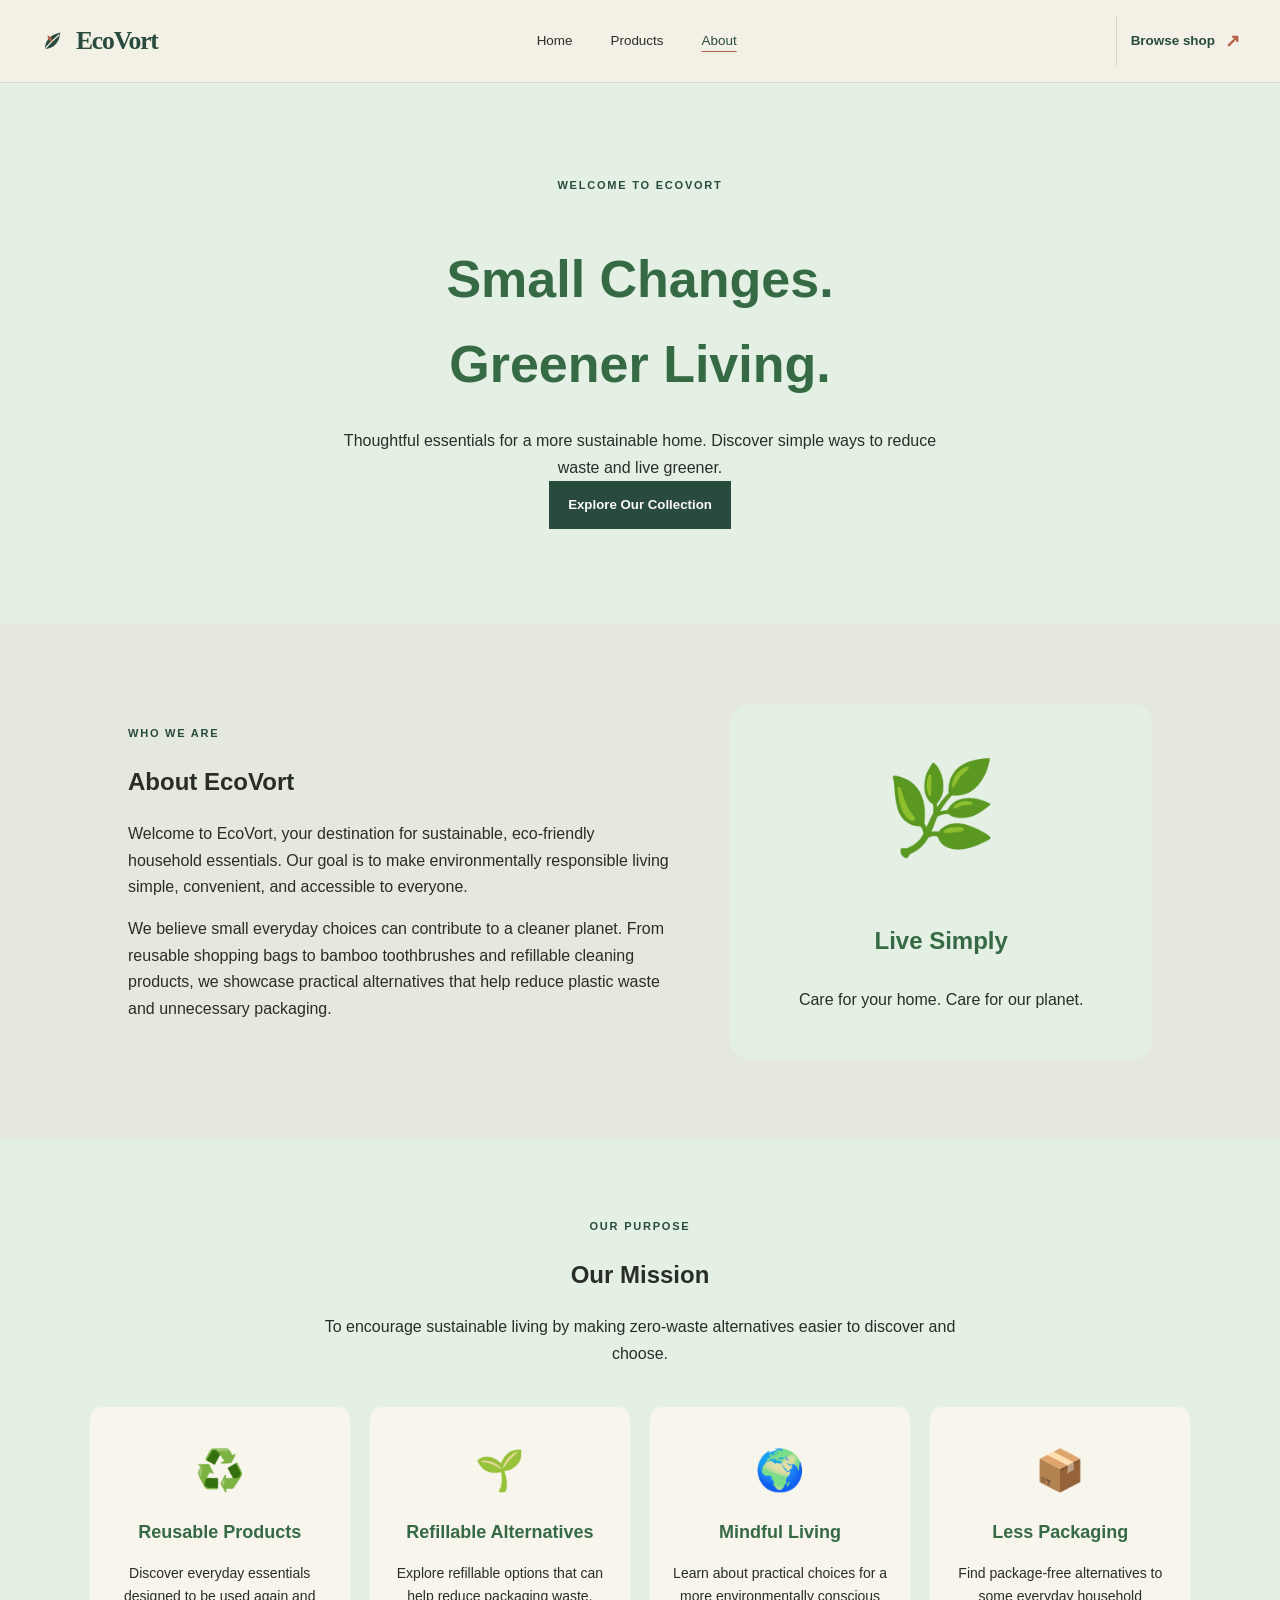
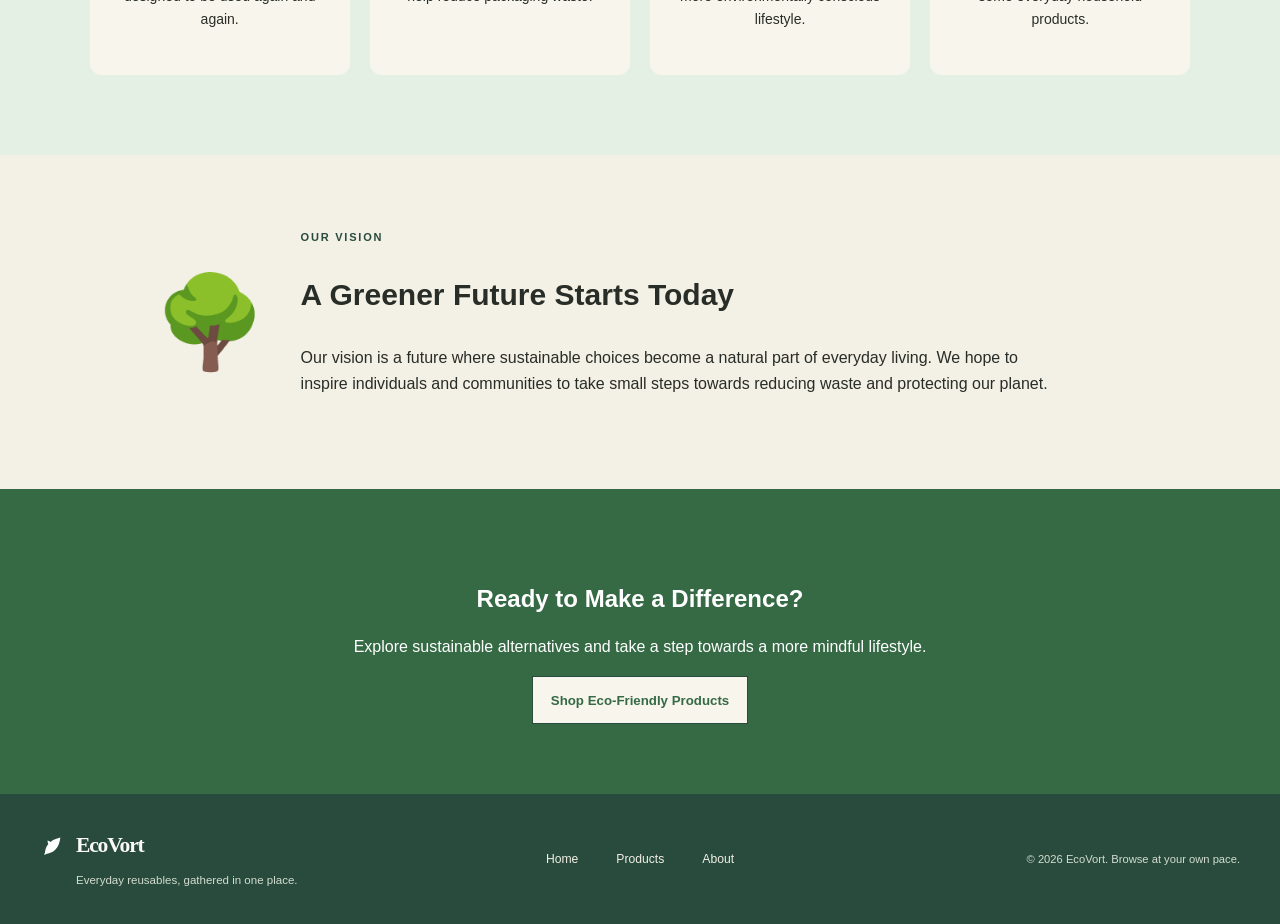
<file: about.html>
<!DOCTYPE html>
<html lang="en">
<head>
    <meta charset="UTF-8">
    <meta name="viewport" content="width=device-width, initial-scale=1.0">
    <meta name="description" content="Learn about EcoVort, a catalogue of reusable everyday essentials for home and on the go.">
    <meta name="theme-color" content="#f3f0e5">
    <title>About EcoVort | Everyday Reusables</title>
    <link rel="stylesheet" href="css/style.css">
    <link rel="stylesheet" href="css/about.css">
    <link rel="icon" type="image/svg+xml" href="assets/ecovort-logo.svg">
</head>
<body>
    <a class="skip-link" href="#main-content">Skip to content</a>
    <header class="site-header">
        <div class="container header-content">
            <a class="brand" href="index.html#home" aria-label="EcoVort home">
                <img class="brand-mark" src="assets/ecovort-logo.svg" alt="">
                <span>EcoVort</span>
            </a>
            <nav class="main-nav" aria-label="Main navigation">
                <a href="index.html#home">Home</a>
                <a href="product.html">Products</a>
                <a href="about.html" aria-current="page">About</a>
            </nav>
            <a class="shop-link" href="product.html#products">Browse shop <span aria-hidden="true">↗</span></a>
        </div>
    </header>

 <!-- Hero Section -->
<section class="about-hero">
    <p class="eyebrow">WELCOME TO ECOVORT</p>
    <h1>Small Changes.<br>Greener Living.</h1>
    <p>
        Thoughtful essentials for a more sustainable home.
        Discover simple ways to reduce waste and live greener.
    </p>
    <a href="index.html#shop" class="button">Explore Our Collection</a>
</section>

<!-- About Section -->
<section class="about-section">
    <div class="about-text">
        <p class="eyebrow">WHO WE ARE</p>
        <h2>About EcoVort</h2>
        <p>
            Welcome to EcoVort, your destination for sustainable,
            eco-friendly household essentials. Our goal is to make
            environmentally responsible living simple, convenient,
            and accessible to everyone.
        </p>
        <p>
            We believe small everyday choices can contribute to a
            cleaner planet. From reusable shopping bags to bamboo
            toothbrushes and refillable cleaning products, we
            showcase practical alternatives that help reduce
            plastic waste and unnecessary packaging.
        </p>
    </div>

    <div class="about-illustration">
        <span class="big-leaf">🌿</span>
        <h3>Live Simply</h3>
        <p>Care for your home. Care for our planet.</p>
    </div>
</section>

<!-- Mission Section -->
<section class="mission-section">
    <p class="eyebrow">OUR PURPOSE</p>
    <h2>Our Mission</h2>
    <p class="section-description">
        To encourage sustainable living by making zero-waste
        alternatives easier to discover and choose.
    </p>

    <div class="features">
        <div class="feature-card">
            <span>♻️</span>
            <h3>Reusable Products</h3>
            <p>
                Discover everyday essentials designed to be
                used again and again.
            </p>
        </div>

        <div class="feature-card">
            <span>🌱</span>
            <h3>Refillable Alternatives</h3>
            <p>
                Explore refillable options that can help
                reduce packaging waste.
            </p>
        </div>

        <div class="feature-card">
            <span>🌍</span>
            <h3>Mindful Living</h3>
            <p>
                Learn about practical choices for a more
                environmentally conscious lifestyle.
            </p>
        </div>

        <div class="feature-card">
            <span>📦</span>
            <h3>Less Packaging</h3>
            <p>
                Find package-free alternatives to some
                everyday household products.
            </p>
        </div>
    </div>
</section>

<!-- Vision Section -->
<section class="vision-section">
    <div class="vision-icon">🌳</div>
    <div>
        <p class="eyebrow">OUR VISION</p>
        <h2>A Greener Future Starts Today</h2>
        <p>
            Our vision is a future where sustainable choices
            become a natural part of everyday living. We hope
            to inspire individuals and communities to take
            small steps towards reducing waste and protecting
            our planet.
        </p>
    </div>
</section>

<!-- Call to Action -->
<section class="cta-section">
    <h2>Ready to Make a Difference?</h2>
    <p>
        Explore sustainable alternatives and take a step
        towards a more mindful lifestyle.
    </p>
    <a href="index.html#shop" class="button button-light">
        Shop Eco-Friendly Products
    </a>
</section>
    

    <footer class="site-footer">
        <div class="container footer-content">
            <div class="footer-brand">
                <a class="brand" href="index.html#home">
                    <img class="brand-mark" src="assets/ecovort-logo.svg" alt="">
                    <span>EcoVort</span>
                </a>
                <p>Everyday reusables, gathered in one place.</p>
            </div>
            <nav class="footer-nav" aria-label="Footer navigation">
                <a href="index.html#home">Home</a>
                <a href="product.html">Products</a>
                <a href="#main-content">About</a>
            </nav>
            <p class="copyright">© 2026 EcoVort. Browse at your own pace.</p>
        </div>
    </footer>
</body>
</html>
</file>
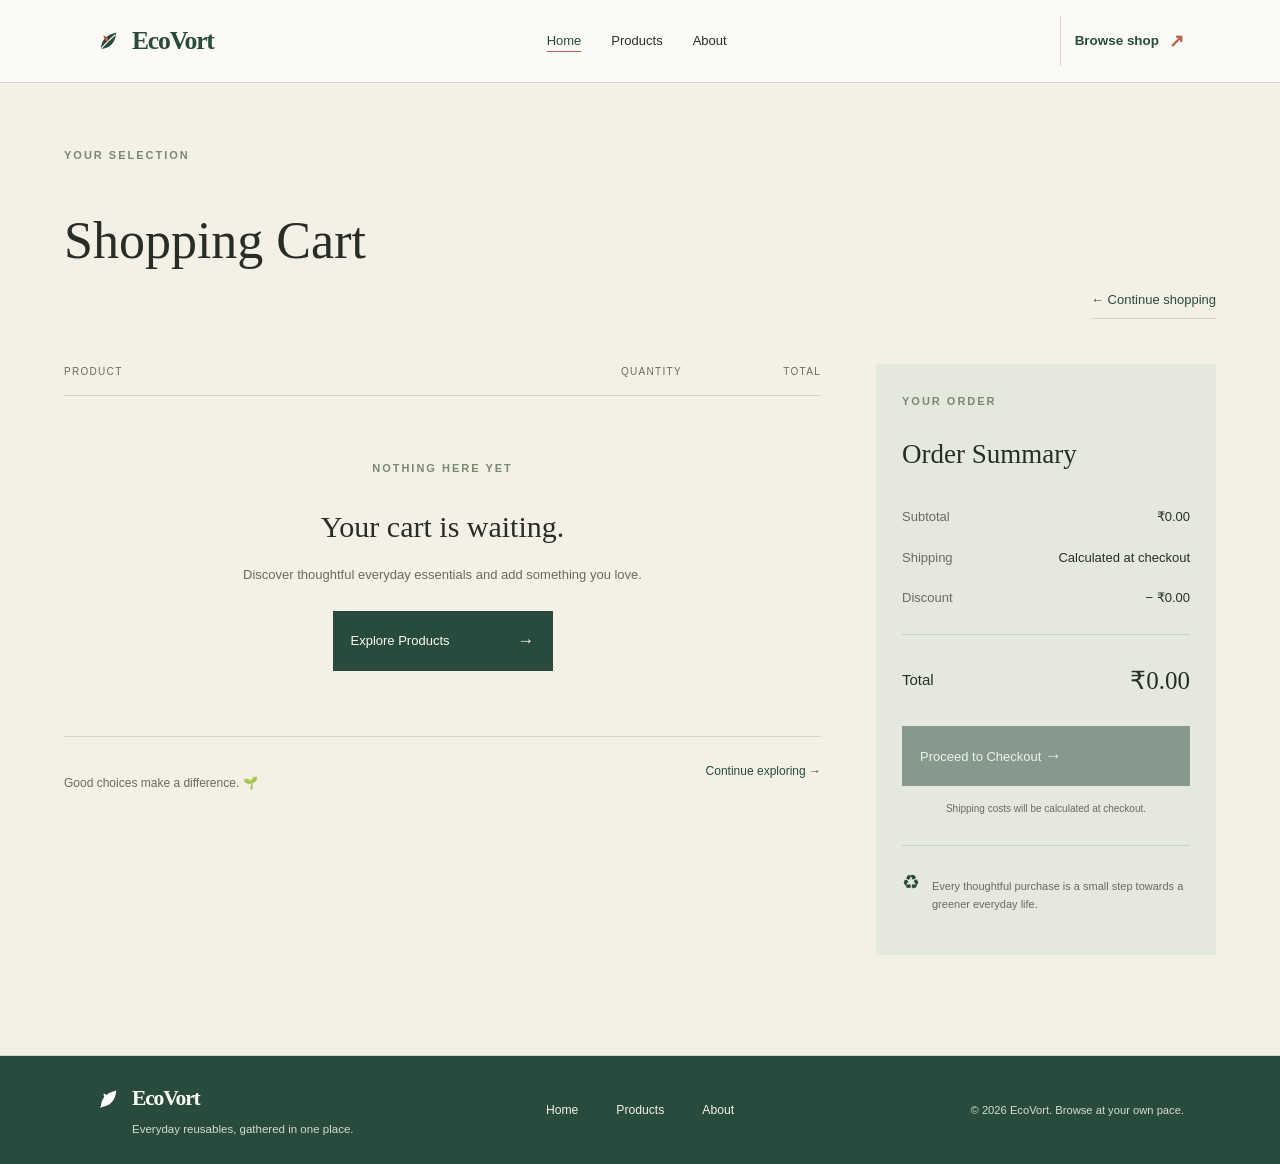
<file: cart.html>
<!DOCTYPE html>
<html lang="en">
<head>
    <meta charset="UTF-8">
    <meta name="viewport" content="width=device-width, initial-scale=1.0">
    <title>Your Cart | EcoVort</title>
    <link rel="stylesheet" href="css/style.css">
    <link rel="stylesheet" href="css/cart.css">
</head>
<body>

    <!-- Header -->
     <a class="skip-link" href="#main-content">Skip to content</a>
    <header class="site-header">
        <div class="container header-content">
            <a class="brand" href="#home" aria-label="EcoVort home">
                <img class="brand-mark" src="assets/ecovort-logo.svg" alt="">
                <span>EcoVort</span>
            </a>
            <nav class="main-nav" aria-label="Main navigation">
                <a href="index.html" aria-current="page">Home</a>
                <a href="product.html">Products</a>
                <a href="about.html">About</a>
            </nav>
            <a class="shop-link" href="product.html#products">Browse shop <span aria-hidden="true">↗</span></a>
        </div>
    </header>


    <!-- Cart Heading -->
    <main class="cart-page">

        <div class="cart-heading">
            <div>
                <p class="eyebrow">YOUR SELECTION</p>
                <h1>Shopping Cart</h1>
            </div>

            <a href="product.html" class="back-link">
                ← Continue shopping
            </a>
        </div>


        <div class="cart-layout">

          <!-- Cart Products -->
<section class="cart-items">

    <div class="cart-labels" id="cart-labels">
        <span>PRODUCT</span>
        <span>QUANTITY</span>
        <span>TOTAL</span>
    </div>

    <!-- JavaScript will insert cart products here -->
    <div id="cart-items-list"></div>

    <!-- Displayed when cart is empty -->
    <div class="cart-empty" id="cart-empty" hidden>
        <p class="eyebrow">NOTHING HERE YET</p>
        <h2>Your cart is waiting.</h2>
        <p>Discover thoughtful everyday essentials and add something you love.</p>
        <a href="product.html" class="checkout-button">
            Explore Products <span>→</span>
        </a>
    </div>

    <div class="cart-bottom" id="cart-bottom">
        <p>Good choices make a difference. 🌱</p>
        <a href="product.html">Continue exploring →</a>
    </div>

</section>


            <!-- Order Summary -->
            <!-- Order Summary -->
<aside class="order-summary">

    <p class="eyebrow">YOUR ORDER</p>
    <h2>Order Summary</h2>

    <div class="summary-row">
        <span>Subtotal</span>
        <span id="cart-subtotal">₹0.00</span>
    </div>

    <div class="summary-row">
        <span>Shipping</span>
        <span id="cart-shipping">Calculated at checkout</span>
    </div>

    <div class="summary-row">
        <span>Discount</span>
        <span class="discount" id="cart-discount">− ₹0.00</span>
    </div>

    <div class="summary-divider"></div>

    <div class="summary-total">
        <span>Total</span>
        <strong id="cart-total">₹0.00</strong>
    </div>

    <button type="button" class="checkout-button" id="checkout-button"> <a href="checkout.html">
        Proceed to Checkout <span>→</a></span>
    </button>

    <p class="shipping-note">
        Shipping costs will be calculated at checkout.
    </p>

    <div class="summary-footer">
        <span>♻</span>
        <p>
            Every thoughtful purchase is a small step
            towards a greener everyday life.
        </p>
    </div>

</aside>

        </div>

    </main>


    <!-- Footer -->
    <footer class="site-footer">
        <div class="container footer-content">
            <div class="footer-brand">
                <a class="brand" href="index.html" aria-label="EcoVort home">
                    <img class="brand-mark" src="assets/ecovort-logo.svg" alt="">
                    <span>EcoVort</span>
                </a>
                <p>Everyday reusables, gathered in one place.</p>
            </div>
            <nav class="footer-nav" aria-label="Footer navigation">
                <a href="index.html">Home</a>
                <a href="product.html">Products</a>
                <a href="about.html">About</a>
            </nav>
            <p class="copyright">© 2026 EcoVort. Browse at your own pace.</p>
        </div>
    </footer>

        <script src="js/cart.js" defer></script>

</body>
</html>
</file>
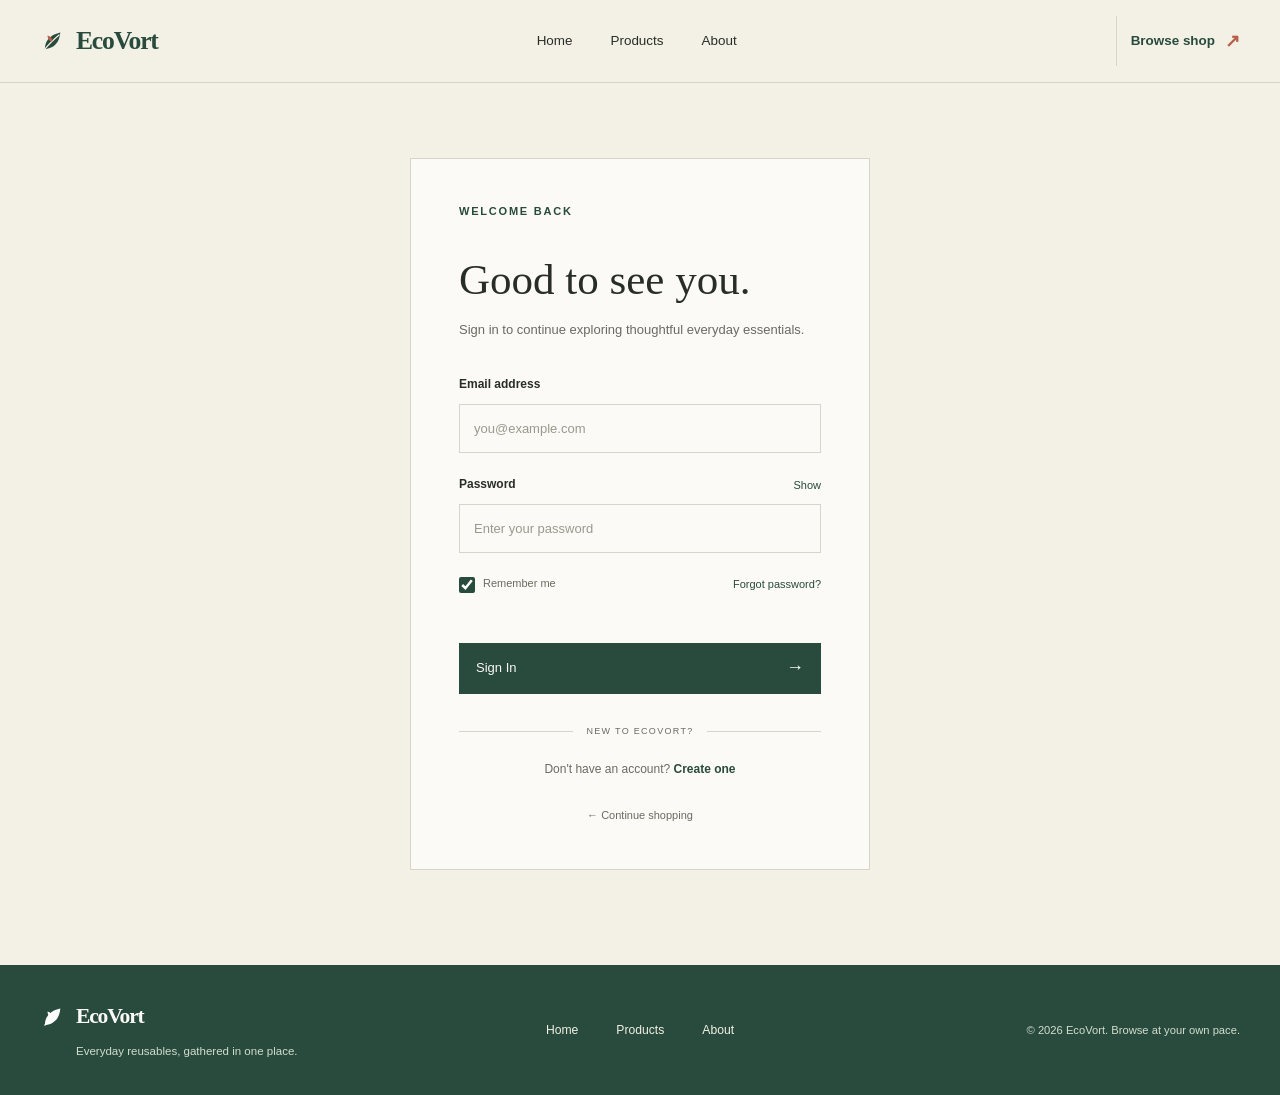
<file: login.html>
<!DOCTYPE html>
<html lang="en">

<head>
    <meta charset="UTF-8">
    <meta name="viewport" content="width=device-width, initial-scale=1.0">

    <title>Login | EcoVort</title>

    <link rel="stylesheet" href="css/style.css">
    <link rel="stylesheet" href="css/auth.css">

    <script src="js/auth.js" defer></script>
</head>

<body>

    <a class="skip-link" href="#main-content">Skip to content</a>

    <!-- Header -->
    <header class="site-header">
        <div class="container header-content">

            <a class="brand" href="index.html">
                <img class="brand-mark" src="assets/ecovort-logo.svg" alt="">
                <span>EcoVort</span>
            </a>

            <nav class="main-nav" aria-label="Main navigation">
                <a href="index.html">Home</a>
                <a href="product.html">Products</a>
                <a href="about.html">About</a>
            </nav>

            <a class="shop-link" href="product.html">
                Browse shop <span aria-hidden="true">↗</span>
            </a>

        </div>
    </header>


    <!-- Login -->
    <main id="main-content" class="auth-main">

        <section class="auth-card">

            <div class="auth-heading">

                <p class="eyebrow">WELCOME BACK</p>

                <h1>Good to see you.</h1>

                <p>
                    Sign in to continue exploring thoughtful
                    everyday essentials.
                </p>

            </div>


            <form id="login-form">

                <div class="form-group">
                    <label for="login-email">Email address</label>

                    <input
                        type="email"
                        id="login-email"
                        placeholder="you@example.com"
                        autocomplete="email"
                        required
                    >
                </div>


                <div class="form-group">

                    <div class="label-row">
                        <label for="login-password">Password</label>

                        <button
                            type="button"
                            class="text-button"
                            data-toggle-password="login-password">
                            Show
                        </button>
                    </div>

                    <input
                        type="password"
                        id="login-password"
                        placeholder="Enter your password"
                        autocomplete="current-password"
                        required
                    >

                </div>


                <div class="form-options">

                    <label class="remember-option">
                        <input type="checkbox" id="remember-me" checked>
                        <span>Remember me</span>
                    </label>

                    <a href="#" id="forgot-password">
                        Forgot password?
                    </a>

                </div>


                <p
                    class="form-message"
                    id="login-message"
                    role="status"
                    aria-live="polite">
                </p>


                <button type="submit" class="auth-submit">
                    Sign In <span>→</span>
                </button>

            </form>


            <div class="auth-divider">
                <span>NEW TO ECOVORT?</span>
            </div>


            <p class="auth-switch">
                Don't have an account?
                <a href="signup.html">Create one</a>
            </p>


            <a href="product.html" class="back-to-shop">
                ← Continue shopping
            </a>

        </section>

    </main>


    <!-- Footer -->
    <footer class="site-footer">

        <div class="container footer-content">

            <div class="footer-brand">

                <a class="brand" href="index.html">
                    <img class="brand-mark" src="assets/ecovort-logo.svg" alt="">
                    <span>EcoVort</span>
                </a>

                <p>Everyday reusables, gathered in one place.</p>

            </div>

            <nav class="footer-nav" aria-label="Footer navigation">
                <a href="index.html">Home</a>
                <a href="product.html">Products</a>
                <a href="about.html">About</a>
            </nav>

            <p class="copyright">
                © 2026 EcoVort. Browse at your own pace.
            </p>

        </div>

    </footer>
    <script src="js/auth.js" defer></script>

</body>
</html>
</file>
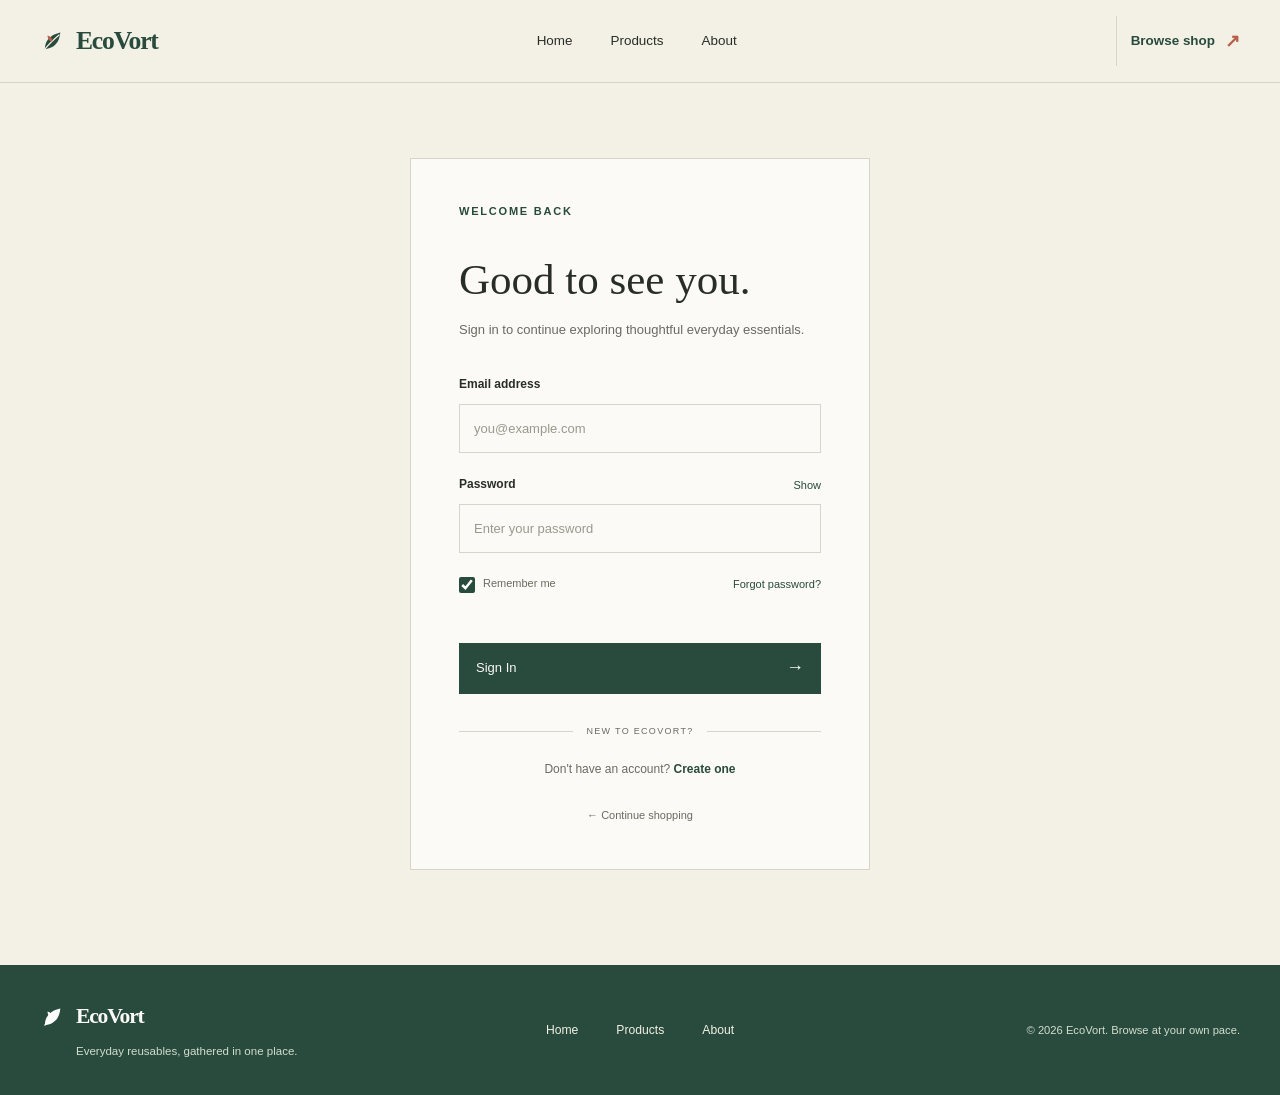
<file: order-confirmation.html>
<!DOCTYPE html>
<html lang="en">
<head>
    <meta charset="UTF-8">
    <meta name="viewport" content="width=device-width, initial-scale=1.0">
    <title>Order Confirmed | EcoVort</title>

    <link rel="stylesheet" href="css/style.css">
    <link rel="stylesheet" href="css/orders.css">

    <script src="js/auth.js" defer></script>
    <script src="js/cart.js" defer></script>
    <script src="js/order-confirmation.js" defer></script>
</head>

<body>

<header class="site-header">
    <div class="container header-content">
        <a href="index.html" class="brand">
            <img src="assets/ecovort-logo.svg" class="brand-mark" alt="">
            <span>EcoVort</span>
        </a>

        <nav class="main-nav">
            <a href="index.html">Home</a>
            <a href="product.html">Products</a>
            <a href="about.html">About</a>
        </nav>

        <div class="header-actions">
            <a href="orders.html" class="shop-link">My orders</a>
        </div>
    </div>
</header>

<main class="order-page">
    <div class="container">

        <section class="confirmation-card">

            <div class="confirmation-symbol">✓</div>

            <p class="eyebrow">THANK YOU FOR CHOOSING ECOVORT</p>

            <h1 id="confirmation-title">Your order is confirmed.</h1>

            <p class="confirmation-description" id="confirmation-description">
                Your order details are being prepared.
            </p>

            <div class="order-number">
                <span>ORDER NUMBER</span>
                <strong id="order-number">Loading...</strong>
            </div>

            <div class="confirmation-details">

                <div>
                    <h3>Items ordered</h3>
                    <div id="confirmed-items"></div>
                </div>

                <div>
                    <h3>Delivery address</h3>
                    <p id="confirmed-address"></p>
                </div>

                <div>
                    <h3>Payment method</h3>
                    <p id="confirmed-payment"></p>
                </div>

                <div class="confirmed-total">
                    <span>Order total</span>
                    <strong id="confirmed-total">₹0</strong>
                </div>

            </div>

            <div class="confirmation-actions">
                <a href="orders.html" class="order-primary-button">
                    View my orders →
                </a>

                <a href="product.html" class="order-secondary-button">
                    Continue shopping
                </a>
            </div>

        </section>

    </div>
</main>

<footer class="site-footer">
    <div class="container">
        <p>© 2026 EcoVort. Browse at your own pace.</p>
    </div>
</footer>
<script src="js/auth.js" defer></script>
<script src="js/cart.js" defer></script>
<script src="js/order-confirmation.js" defer></script>
</body>
</html>
</file>
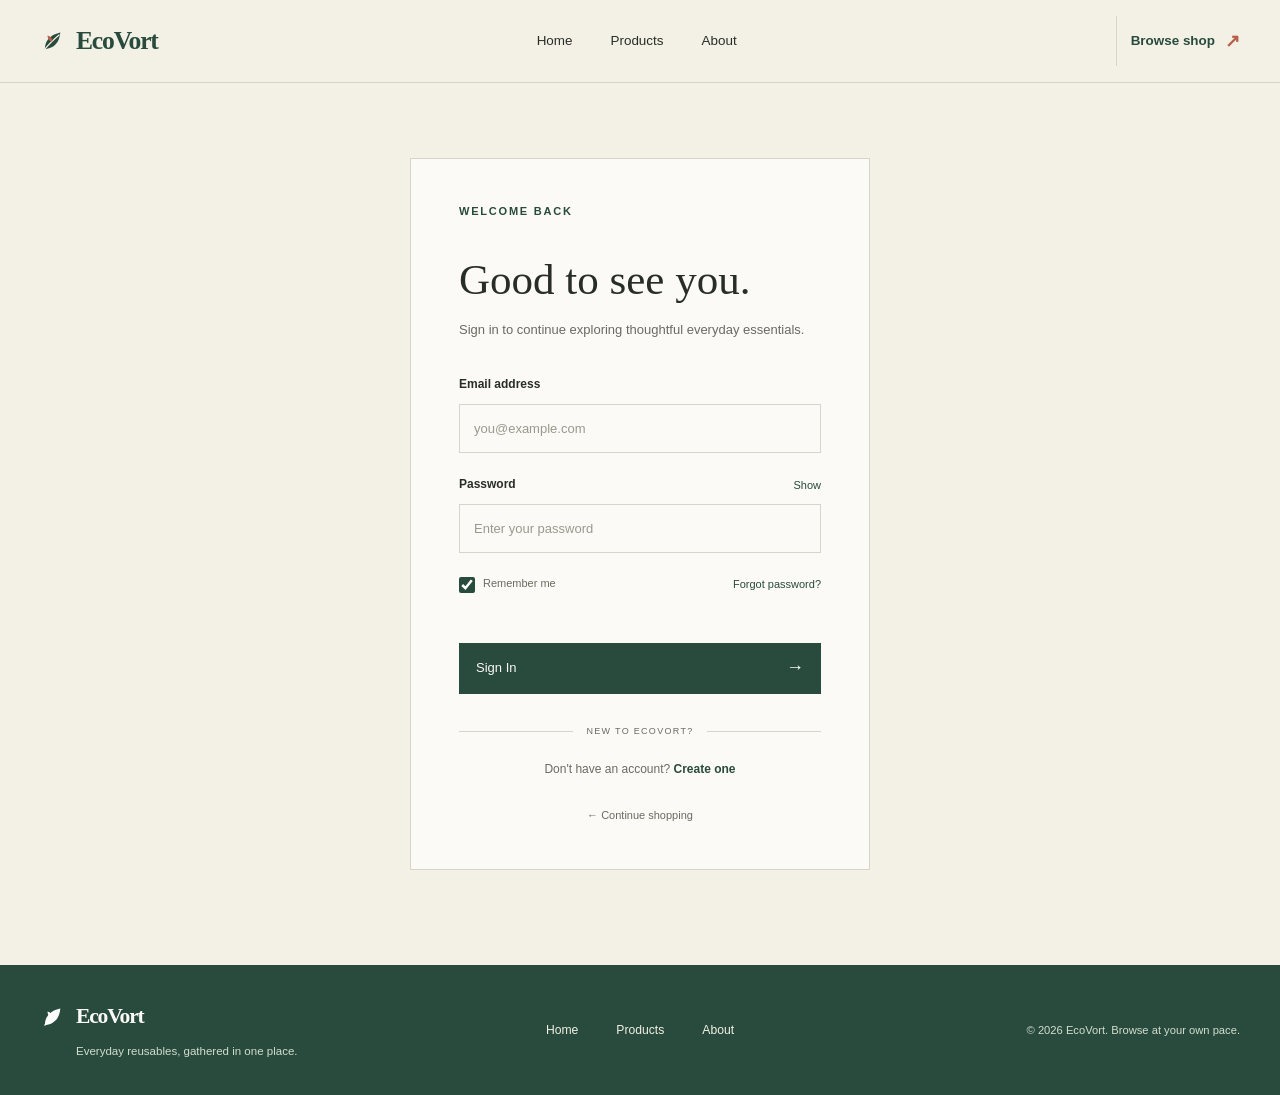
<file: orders.html>
<!DOCTYPE html>
<html lang="en">
<head>
    <meta charset="UTF-8">
    <meta name="viewport" content="width=device-width, initial-scale=1.0">
    <title>My Orders | EcoVort</title>

    <link rel="stylesheet" href="css/style.css">
    <link rel="stylesheet" href="css/orders.css">

    <script src="js/auth.js" defer></script>
    <script src="js/orders.js" defer></script>
</head>

<body>

<header class="site-header">
    <div class="container header-content">
        <a href="index.html" class="brand">
            <img src="assets/ecovort-logo.svg" class="brand-mark" alt="">
            <span>EcoVort</span>
        </a>

        <nav class="main-nav">
            <a href="index.html">Home</a>
            <a href="product.html">Products</a>
            <a href="about.html">About</a>
        </nav>

        <div class="header-actions">
            <a href="profile.html" class="shop-link">My account</a>
        </div>
    </div>
</header>

<main class="order-page">
    <div class="container">

        <div class="orders-heading">
            <p class="eyebrow">YOUR ECOVORT ACCOUNT</p>
            <h1>My orders.</h1>
            <p>Every purchase, kept in one place.</p>
        </div>

        <div class="orders-toolbar">
            <span id="orders-count">Your order history</span>

            <a href="product.html" class="order-secondary-button">
                Continue shopping
            </a>
        </div>

        <div id="orders-list" class="orders-list">
            <p>Loading your orders...</p>
        </div>

        <div id="orders-empty" class="orders-empty" hidden>
            <h2>No orders yet.</h2>
            <p>Your future EcoVort purchases will appear here.</p>
            <a href="product.html" class="order-primary-button">
                Explore products →
            </a>
        </div>

    </div>
</main>

<footer class="site-footer">
    <div class="container">
        <p>© 2026 EcoVort. Browse at your own pace.</p>
    </div>
</footer>

</body>
</html>
</file>
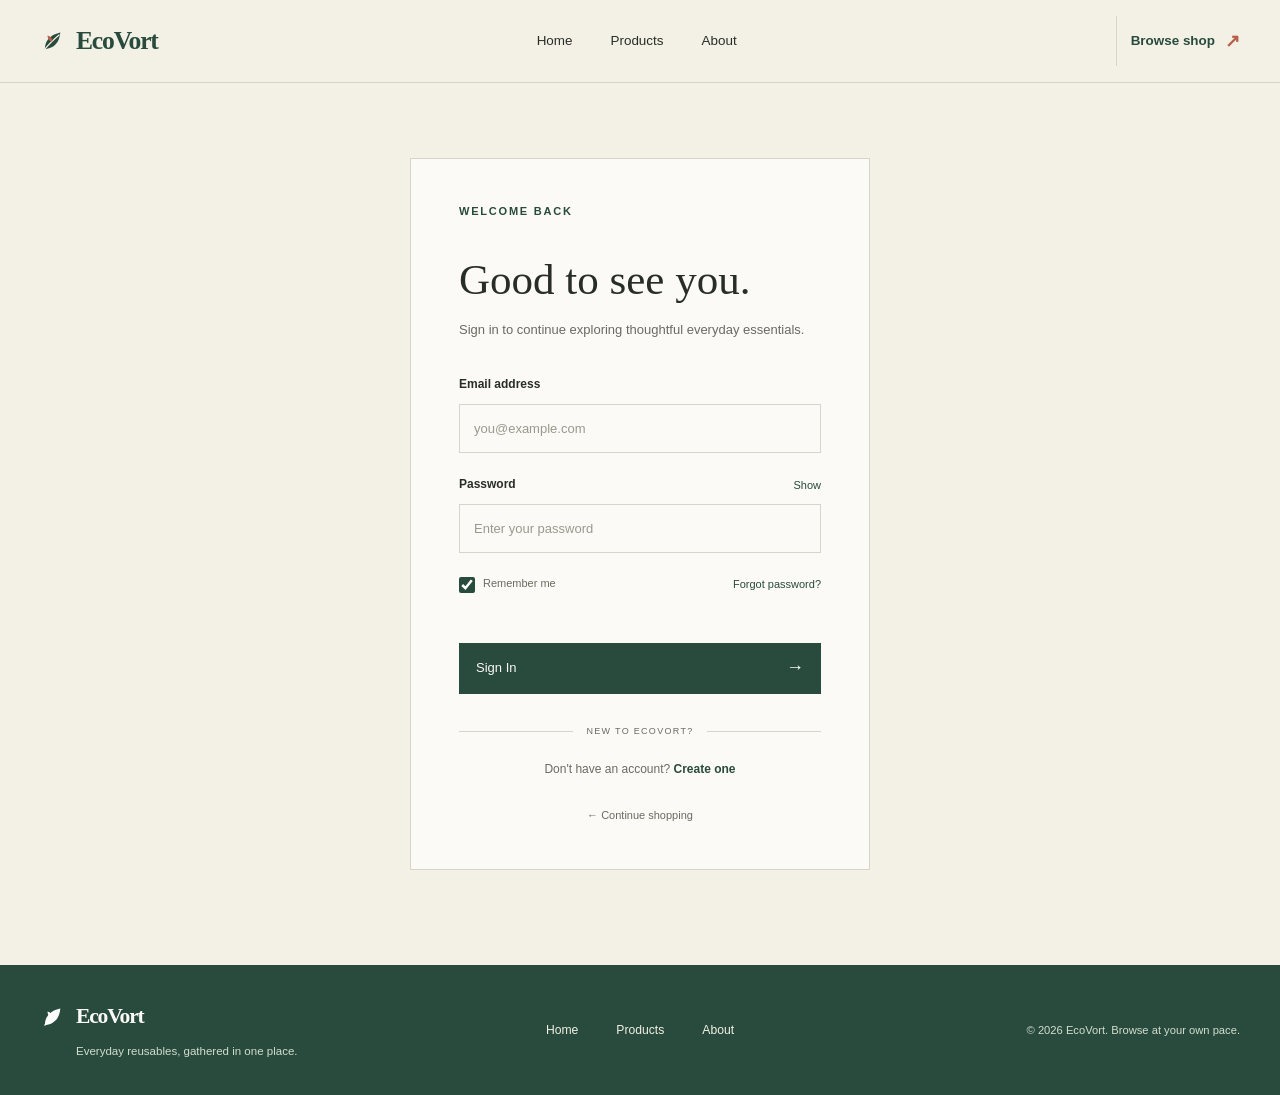
<file: payment.html>
<!DOCTYPE html>
<html lang="en">
<head>
    <meta charset="UTF-8">
    <meta name="viewport" content="width=device-width, initial-scale=1.0">
    <title>Payment | EcoVort</title>

    <link rel="stylesheet" href="css/style.css">
    <link rel="stylesheet" href="css/payment.css">

    <script src="js/auth.js" defer></script>
    <script src="js/cart.js" defer></script>
    <script src="js/payment.js" defer></script>
</head>

<body>

<header class="site-header">
    <div class="container header-content">
        <a href="index.html" class="brand">
            <img src="assets/ecovort-logo.svg" class="brand-mark" alt="">
            <span>EcoVort</span>
        </a>

        <nav class="main-nav">
            <a href="index.html">Home</a>
            <a href="product.html">Products</a>
            <a href="about.html">About</a>
        </nav>

        <div class="header-actions">
            <a href="cart.html" class="shop-link">
                Cart
            </a>
        </div>
    </div>
</header>

<main class="payment-page">
    <div class="container">

        <div class="payment-heading">
            <p class="eyebrow">ALMOST THERE</p>
            <h1>Choose how to pay.</h1>
            <p>Select a payment method for your EcoVort order.</p>
        </div>

        <div class="checkout-progress">
            <span class="completed">01 Address</span>
            <span class="active">02 Payment</span>
            <span>03 Confirmation</span>
        </div>

        <div class="payment-layout">

            <!-- PAYMENT METHODS -->

            <section class="payment-section">

                <h2>Payment method</h2>

                <form id="payment-form">

                    <div class="payment-options">

                        <label class="payment-option">
                            <input type="radio" name="payment-method"
                                value="upi" required>

                            <span class="payment-icon">↗</span>

                            <span class="payment-details">
                                <strong>UPI</strong>
                                <small>Google Pay, PhonePe, Paytm and more</small>
                            </span>
                        </label>

                        <label class="payment-option">
                            <input type="radio" name="payment-method"
                                value="card">

                            <span class="payment-icon">▤</span>

                            <span class="payment-details">
                                <strong>Credit / Debit Card</strong>
                                <small>Visa, Mastercard, RuPay and more</small>
                            </span>
                        </label>

                        <label class="payment-option">
                            <input type="radio" name="payment-method"
                                value="netbanking">

                            <span class="payment-icon">⌂</span>

                            <span class="payment-details">
                                <strong>Net Banking</strong>
                                <small>Pay through your bank</small>
                            </span>
                        </label>

                        <label class="payment-option">
                            <input type="radio" name="payment-method"
                                value="cod">

                            <span class="payment-icon">₹</span>

                            <span class="payment-details">
                                <strong>Cash on Delivery</strong>
                                <small>Pay when your order arrives</small>
                            </span>
                        </label>

                    </div>

                    <div id="payment-message" class="payment-message"
                        role="status"></div>

                        <button type="submit" class="payment-button"
                        id="save-payment-button">
                       <a href="order-confirmation.html"> Save payment method</a><span>→</span>
                    </button>

                    <a href="checkout.html" class="back-link">
                        ← Back to delivery address
                    </a>

                </form>
            </section>

            <!-- ORDER SUMMARY -->

            <aside class="payment-summary">

                <h2>Your order</h2>

                <div id="payment-items">
                    <p>Loading your items...</p>
                </div>

                <div class="summary-divider"></div>

                <div class="summary-row">
                    <span>Subtotal</span>
                    <strong id="payment-subtotal">₹0</strong>
                </div>

                <div class="summary-row total-row">
                    <span>Order total</span>
                    <strong id="payment-total">₹0</strong>
                </div>

                <p class="secure-note">
                    Your payment selection is saved locally in this
                    demonstration. Online payment processing is not
                    connected yet.
                </p>

            </aside>

        </div>
    </div>
</main>

<footer class="site-footer">
    <div class="container">
        <p>© 2026 EcoVort. Browse at your own pace.</p>
    </div>
</footer>
<script src="js/auth.js" defer></script>
<script src="js/cart.js" defer></script>
<script src="js/checkout.js" defer></script>
<script src="js/payment.js" defer></script>
</body>
</html>
</file>
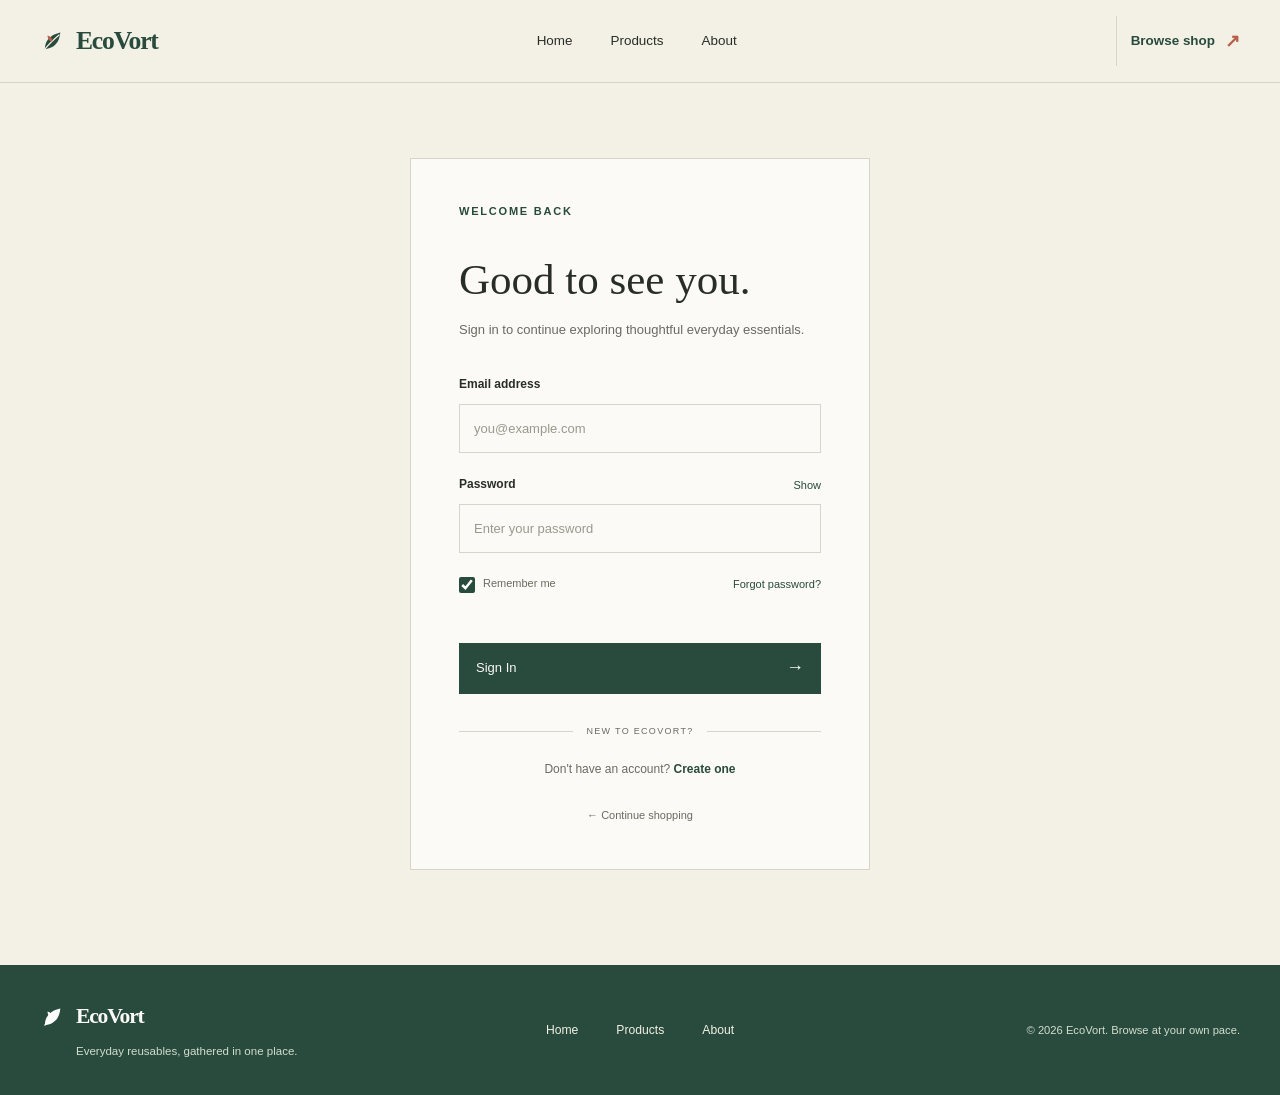
<file: profile.html>
<!DOCTYPE html>
<html lang="en">
<head>
    <meta charset="UTF-8">
    <meta name="viewport" content="width=device-width, initial-scale=1.0">
    <title>Your Account </title>

    <link rel="stylesheet" href="css/style.css">
    <link rel="stylesheet" href="css/auth.css">

    <script src="js/auth.js" defer></script>
    <script src="js/profile.js" defer></script>
</head>
<body>

    <header class="site-header">
        <div class="container header-content">
            <a class="brand" href="index.html" aria-label="EcoVort home">
                <img class="brand-mark" src="assets/ecovort-logo.svg" alt="">
                <span>EcoVort</span>
            </a>

            <nav class="main-nav" aria-label="Main navigation">
                <a href="index.html">Home</a>
                <a href="product.html">Products</a>
                <a href="about.html">About</a>
            </nav>

            <div class="header-actions">
                <a class="order" href="orders.html" aria-current="page">
                    <span>My Orders</span>
                </a>
                <a class="shop-link" href="product.html#products">
                    Browse shop <span aria-hidden="true">↗</span>
                </a>
            </div>
        </div>
    </header>

    <main class="profile-page">
    <div class="container profile-layout">

        <section class="profile-heading">
            <p class="profile-eyebrow">YOUR ECOVORT ACCOUNT</p>
            <h1>A little space, just for you.</h1>
            <p>Keep your details close and your everyday choices thoughtful.</p>
        </section>

        <div class="profile-grid">

            <section class="profile-card profile-details">
                <div class="profile-card-heading">
                    <div>
                        <p class="profile-eyebrow">PERSONAL DETAILS</p>
                        <h2>Your profile</h2>
                    </div>
                    <span class="profile-local-tag">Saved on this device</span>
                </div>

                <form id="profile-form">
                    <div class="profile-photo-row">
                        <div class="profile-avatar" id="profile-avatar" aria-hidden="true">
                            <span id="profile-initials">EV</span>
                        </div>

                        <div class="profile-photo-fields">
                            <strong>Profile photo</strong>
                            <p>A small touch that makes your account yours.</p>
                            <label for="profile-avatar-url">Image URL</label>
                            <input
                                type="url"
                                id="profile-avatar-url"
                                name="avatar"
                                placeholder="Paste an image link">
                        </div>
                    </div>

                    <div class="profile-fields">
                        <div class="form-group">
                            <label for="profile-name">Full name</label>
                            <input
                                type="text"
                                id="profile-name"
                                name="name"
                                autocomplete="name"
                                placeholder="Your name"
                                required>
                        </div>

                        <div class="form-group">
                            <label for="profile-email">Email address</label>
                            <input
                                type="email"
                                id="profile-email"
                                name="email"
                                autocomplete="email"
                                placeholder="you@example.com"
                                required>
                        </div>
                    </div>

                    <p class="form-message" id="profile-message" role="status"></p>

                    <div class="profile-form-footer">
                        <p>Your changes stay in this browser.</p>
                        <button class="button button-primary" type="submit">
                            Save changes
                        </button>
                    </div>
                </form>
            </section>

            <aside class="profile-sidebar">
                <section class="profile-card profile-account">
                    <p class="profile-eyebrow">ACCOUNT</p>
                    <h2>Local by design.</h2>
                    <p class="profile-account-copy">
                        This prototype keeps your profile in your browser.
                        It won’t sync to other devices.
                    </p>

                    <div class="profile-local-note">
                        <span aria-hidden="true">✳</span>
                        <p>Thoughtful choices start with the everyday.</p>
                    </div>

                    <button
                        class="button button-secondary profile-logout"
                        id="logout-button"
                        type="button">
                        Log out
                    </button>
                </section>
            </aside>

        </div>
    </div>
</main>

    <footer class="site-footer">
        <div class="container footer-content">
            <div class="footer-brand">
                <a class="brand" href="index.html">
                    <img class="brand-mark" src="assets/ecovort-logo.svg" alt="">
                    <span>EcoVort</span>
                </a>
                <p>Everyday reusables, gathered in one place.</p>
            </div>

            <nav class="footer-nav" aria-label="Footer navigation">
                <a href="index.html">Home</a>
                <a href="product.html">Products</a>
                <a href="about.html">About</a>
            </nav>

            <p class="copyright">© 2026 EcoVort. Browse at your own pace.</p>
        </div>
    </footer>
   <script src="js/auth.js" defer></script>
<script src="js/profile.js" defer></script>
</body>
</html>
</file>
<file: css/style.css>
:root {
    color-scheme: light;
    --paper: #f3f0e5;
    --paper-light: #fbfaf6;
    --paper-green: #e5e9dd;
    --ink: #292d27;
    --forest: #284b3d;
    --moss: #788a70;
    --clay: #b75f48;
    --line: #d7d4c9;
    --muted: #696b62;
    --serif: Georgia, "Times New Roman", serif;
    --sans: "Avenir Next", Avenir, "Segoe UI", sans-serif;
}

* {
    box-sizing: border-box;
}

html {
    scroll-behavior: smooth;
    scroll-padding-top: 24px;
}

body {
    margin: 0;
    background: var(--paper);
    color: var(--ink);
    font-family: var(--sans);
    line-height: 1.65;
}

img {
    display: block;
    max-width: 100%;
}

a {
    color: inherit;
    text-decoration: none;
}

button,
input {
    font: inherit;
}

a:focus-visible,
button:focus-visible,
input:focus-visible {
    outline: 2px solid var(--clay);
    outline-offset: 4px;
}

.skip-link {
    position: absolute;
    z-index: 5;
    top: 8px;
    left: 8px;
    padding: 8px 12px;
    transform: translateY(-150%);
    background: var(--ink);
    color: var(--paper-light);
}

.skip-link:focus {
    transform: translateY(0);
}

.container {
    width: min(1200px, calc(100% - 64px));
    margin-inline: auto;
}

.site-header {
    position: relative;
    z-index: 2;
    border-bottom: 1px solid var(--line);
    background: var(--paper);
}

.header-content {
    min-height: 82px;
    display: flex;
    align-items: center;
    justify-content: space-between;
    gap: 30px;
}

.brand {
    display: inline-flex;
    flex: 0 0 auto;
    align-items: center;
    gap: 10px;
    color: var(--forest);
    font-family: var(--serif);
    font-size: 1.6rem;
    font-weight: 700;
    letter-spacing: -1.2px;
}

.brand-mark {
    width: 26px;
    height: 26px;
}

.main-nav,
.footer-nav {
    display: flex;
    align-items: center;
    gap: clamp(18px, 3vw, 38px);
}

.main-nav a,
.footer-nav a {
    color: var(--ink);
    font-size: 0.84rem;
    transition: color 160ms ease;
}

.main-nav a:hover,
.footer-nav a:hover {
    color: var(--clay);
}

.main-nav a[aria-current="page"] {
    color: var(--forest);
    text-decoration: underline;
    text-decoration-color: var(--clay);
    text-underline-offset: 6px;
}

.shop-link {
    display: inline-flex;
    flex: 0 0 auto;
    align-items: center;
    gap: 10px;
    padding: 10px 0 10px 14px;
    border-left: 1px solid var(--line);
    color: var(--forest);
    font-size: 0.84rem;
    font-weight: 700;
}

.shop-link span {
    color: var(--clay);
    font-size: 1.15rem;
}

.eyebrow {
    margin: 0 0 16px;
    color: var(--forest);
    font-size: 0.69rem;
    font-weight: 700;
    letter-spacing: 0.16em;
    line-height: 1.4;
    text-transform: uppercase;
}

.hero {
    padding: 48px 0 88px;
}

.hero-content {
    display: grid;
    grid-template-columns: minmax(0, 0.9fr) minmax(0, 1.1fr);
    align-items: center;
    gap: clamp(42px, 7vw, 92px);
}

.hero-copy {
    padding: 16px 0;
}

.hero-copy .eyebrow::before {
    display: inline-block;
    width: 27px;
    height: 1px;
    margin: 0 10px 4px 0;
    background: var(--clay);
    content: "";
}

.hero h1,
.about-lead h1 {
    max-width: 590px;
    margin: 0 0 22px;
    font-family: var(--serif);
    font-size: clamp(3.35rem, 6.1vw, 5.7rem);
    font-weight: 400;
    letter-spacing: -0.065em;
    line-height: 0.99;
}

.hero h1 span {
    color: var(--forest);
    font-style: italic;
}

.hero-description {
    max-width: 460px;
    margin: 0 0 28px;
    color: var(--muted);
    font-size: 1rem;
    line-height: 1.8;
}

.button {
    display: inline-flex;
    min-height: 48px;
    align-items: center;
    justify-content: center;
    gap: 24px;
    padding: 0 18px;
    border: 1px solid var(--forest);
    background: var(--forest);
    color: var(--paper-light);
    cursor: pointer;
    font-size: 0.83rem;
    font-weight: 700;
    transition: background-color 160ms ease, color 160ms ease;
}

.button:hover {
    background: var(--paper);
    color: var(--forest);
}

.hero-note {
    display: flex;
    align-items: center;
    gap: 12px;
    margin-top: 34px;
    padding-top: 16px;
    border-top: 1px solid var(--line);
    color: var(--muted);
    font-size: 0.76rem;
}

.note-icon {
    color: var(--clay);
    font-family: var(--serif);
    font-size: 1.3rem;
}

.hero-image-wrap {
    position: relative;
    min-width: 0;
}

.hero-image {
    width: 100%;
    height: clamp(360px, 42vw, 520px);
    object-fit: cover;
    object-position: center;
}

.image-caption {
    position: absolute;
    right: 0;
    bottom: 0;
    display: flex;
    align-items: center;
    gap: 10px;
    padding: 11px 15px;
    background: var(--paper-light);
    color: var(--forest);
    font-family: var(--serif);
    font-size: 0.86rem;
    font-style: italic;
}

.caption-mark {
    color: var(--clay);
}

.section-padding {
    padding: 82px 0;
}

.products-section {
    background: var(--paper-light);
}

.section-heading {
    display: flex;
    align-items: end;
    justify-content: space-between;
    gap: 30px;
    margin-bottom: 34px;
}

.section-heading .eyebrow {
    margin-bottom: 9px;
}

.section-heading h2,
.about-copy h2,
.about-note h2 {
    margin: 0;
    font-family: var(--serif);
    font-size: clamp(2.15rem, 3.8vw, 3.1rem);
    font-weight: 400;
    letter-spacing: -0.045em;
    line-height: 1.1;
}

.section-heading > p {
    max-width: 310px;
    margin: 0 0 4px;
    color: var(--muted);
    font-size: 0.88rem;
}

.product-grid {
    display: grid;
    grid-template-columns: repeat(4, minmax(0, 1fr));
    gap: 20px;
}

.product-card {
    min-width: 0;
    border-top: 1px solid var(--line);
}

.product-image-wrap {
    position: relative;
    overflow: hidden;
    background: var(--paper-green);
}

.product-image-wrap img {
    width: 100%;
    height: 214px;
    object-fit: cover;
    transition: transform 220ms ease;
}

.product-card:hover .product-image-wrap img {
    transform: scale(1.025);
}

.product-label {
    display: block;
    margin-top: 14px;
    color: var(--clay);
    font-size: 0.64rem;
    font-weight: 700;
    letter-spacing: 0.12em;
    text-transform: uppercase;
}

.product-info {
    padding: 12px 0 16px;
}

.product-title-row {
    display: flex;
    align-items: baseline;
    justify-content: space-between;
    gap: 10px;
}

.product-title-row h3 {
    margin: 0 0 6px;
    font-family: var(--serif);
    font-size: 1.13rem;
    font-weight: 500;
    line-height: 1.25;
}

.price {
    flex: 0 0 auto;
    color: var(--forest);
    font-size: 0.8rem;
    font-weight: 700;
}

.product-info p {
    min-height: 42px;
    margin: 0 0 14px;
    color: var(--muted);
    font-size: 0.77rem;
    line-height: 1.6;
}

.product-link,
.text-link {
    display: inline-flex;
    align-items: center;
    gap: 10px;
    color: var(--forest);
    font-size: 0.78rem;
    font-weight: 700;
}

.product-link span,
.text-link span {
    color: var(--clay);
    transition: transform 160ms ease;
}

.product-link:hover span,
.text-link:hover span {
    transform: translateX(3px);
}

.about-section {
    background: var(--paper-green);
}

.about-content {
    display: grid;
    grid-template-columns: minmax(0, 0.9fr) minmax(0, 1.1fr);
    align-items: center;
    gap: clamp(48px, 9vw, 124px);
}

.about-copy {
    max-width: 490px;
}

.about-copy h2 {
    margin-bottom: 18px;
}

.about-copy > p:not(.eyebrow) {
    margin: 0 0 22px;
    color: var(--muted);
    font-size: 0.92rem;
    line-height: 1.8;
}

.practice-list {
    border-top: 1px solid rgb(41 45 39 / 22%);
}

.practice-row {
    display: grid;
    grid-template-columns: 42px minmax(82px, 0.42fr) 1fr;
    align-items: baseline;
    gap: 12px;
    padding: 17px 0;
    border-bottom: 1px solid rgb(41 45 39 / 22%);
}

.practice-number {
    color: var(--clay);
    font-family: var(--serif);
    font-size: 0.86rem;
}

.practice-row strong {
    color: var(--forest);
    font-size: 0.82rem;
}

.practice-row span:last-child {
    color: var(--muted);
    font-size: 0.79rem;
}

.site-footer {
    padding: 34px 0;
    background: var(--forest);
    color: var(--paper);
}

.footer-content {
    display: grid;
    grid-template-columns: 1fr auto 1fr;
    align-items: center;
    gap: 24px;
}

.footer-brand .brand {
    color: var(--paper-light);
    font-size: 1.35rem;
}

.footer-brand .brand-mark {
    filter: brightness(0) invert(1);
}

.footer-brand p {
    margin: 3px 0 0 36px;
    color: #d3ddcf;
    font-size: 0.72rem;
}

.footer-nav a {
    color: var(--paper);
    font-size: 0.76rem;
}

.copyright {
    margin: 0;
    color: #d3ddcf;
    font-size: 0.7rem;
    text-align: right;
}

@media (max-width: 920px) {
    .hero-content {
        gap: 42px;
    }

    .product-grid {
        grid-template-columns: repeat(2, minmax(0, 1fr));
        row-gap: 30px;
    }

    .product-image-wrap img {
        height: clamp(190px, 30vw, 260px);
    }

    .about-content {
        gap: 48px;
    }

    .footer-content {
        grid-template-columns: 1fr 1fr;
    }

    .copyright {
        grid-column: 1 / -1;
        text-align: left;
    }
}

@media (max-width: 860px) {
    .hero {
        padding: 40px 0 62px;
    }

    .hero-content {
        grid-template-columns: 1fr;
        gap: 28px;
    }

    .hero-image {
        height: min(68vw, 430px);
    }
}

@media (max-width: 640px) {
    .container {
        width: min(100% - 36px, 520px);
    }

    .header-content {
        min-height: 0;
        display: grid;
        grid-template-columns: 1fr auto;
        gap: 0 16px;
        padding: 14px 0 0;
    }

    .brand {
        font-size: 1.45rem;
    }

    .shop-link {
        padding: 6px 0 6px 12px;
    }

    .main-nav {
        grid-column: 1 / -1;
        justify-content: space-between;
        gap: 12px;
        margin-top: 12px;
        padding: 10px 0 11px;
        border-top: 1px solid var(--line);
    }

    .main-nav a {
        font-size: 0.75rem;
    }

    .hero {
        padding: 40px 0 56px;
    }

    .hero-content,
    .about-content {
        grid-template-columns: 1fr;
        gap: 30px;
    }

    .hero-copy {
        padding: 0;
    }

    .hero h1,
    .about-lead h1 {
        max-width: 500px;
        font-size: clamp(3.1rem, 14vw, 4.5rem);
    }

    .hero-image {
        height: min(84vw, 390px);
    }

    .hero-note {
        margin-top: 25px;
    }

    .section-padding {
        padding: 58px 0;
    }

    .section-heading {
        display: block;
        margin-bottom: 25px;
    }

    .section-heading > p {
        margin-top: 12px;
    }

    .product-grid {
        gap: 24px 14px;
    }

    .product-image-wrap img {
        height: clamp(150px, 44vw, 220px);
    }

    .product-info {
        padding-top: 10px;
    }

    .product-title-row {
        align-items: start;
        flex-direction: column;
        gap: 0;
    }

    .product-title-row h3 {
        font-size: 1rem;
    }

    .product-info p {
        min-height: 0;
        font-size: 0.72rem;
    }

    .practice-row {
        grid-template-columns: 30px minmax(72px, 0.45fr) 1fr;
        gap: 8px;
    }

    .footer-content {
        grid-template-columns: 1fr;
        gap: 22px;
    }

    .footer-nav {
        flex-wrap: wrap;
        gap: 12px 22px;
    }

    .copyright {
        grid-column: auto;
        text-align: left;
    }
}

@media (prefers-reduced-motion: reduce) {
    *,
    *::before,
    *::after {
        scroll-behavior: auto !important;
        transition-duration: 0.01ms !important;
    }
}


.account-link {
    display: inline-flex;
    align-items: center;
    gap: 8px;
    color: var(--ink);
    text-decoration: none;
    font-size: 14px;
    font-weight: 500;
    transition: color 0.2s ease;
    margin-right: 10px;
    margin-top: 30px;
}

.account-link:hover {
    color: var(--clay);
}

.account-link svg {
    flex-shrink: 0;
}
</file>
<file: css/about.css>
.about-lead {
    padding: 54px 0 82px;
}

.about-lead-inner {
    display: grid;
    grid-template-columns: minmax(0, 0.95fr) minmax(0, 1.05fr);
    align-items: center;
    gap: clamp(42px, 7vw, 90px);
}

.about-lead h1 {
    margin-bottom: 20px;
}

.about-lead > .container > .about-lead-inner > div > p:not(.eyebrow) {
    max-width: 460px;
    margin: 0 0 25px;
    color: var(--muted);
    font-size: 0.95rem;
}

.about-photo {
    position: relative;
}

.about-photo img {
    width: 100%;
    height: clamp(340px, 40vw, 490px);
    object-fit: cover;
}

.about-photo figcaption {
    position: absolute;
    right: 0;
    bottom: 0;
    padding: 9px 13px;
    background: var(--paper-light);
    color: var(--forest);
    font-family: var(--serif);
    font-size: 0.82rem;
    font-style: italic;
}

.about-intro {
    padding: 76px 0;
    background: var(--paper-light);
}

.about-intro-inner {
    display: grid;
    grid-template-columns: 0.8fr 1.2fr;
    gap: clamp(42px, 8vw, 112px);
}

.about-intro h2,
.about-note h2 {
    margin: 0;
    font-family: var(--serif);
    font-size: clamp(2rem, 3.6vw, 2.8rem);
    font-weight: 400;
    letter-spacing: -0.05em;
    line-height: 1.1;
}

.about-intro-copy {
    max-width: 590px;
}

.about-intro-copy p {
    margin: 0 0 16px;
    color: var(--muted);
    font-size: 0.91rem;
}

.routines-section {
    padding: 76px 0 84px;
}

.routines-heading {
    display: grid;
    grid-template-columns: 1fr 1fr;
    align-items: end;
    gap: 30px;
    margin-bottom: 30px;
}

.routines-heading h2 {
    max-width: 480px;
    margin: 0;
    font-family: var(--serif);
    font-size: clamp(2.1rem, 4vw, 3.2rem);
    font-weight: 400;
    letter-spacing: -0.055em;
    line-height: 1.05;
}

.routines-heading > p {
    max-width: 370px;
    margin: 0 0 3px;
    color: var(--muted);
    font-size: 0.86rem;
}

.routine-list {
    border-top: 1px solid var(--line);
}

.routine-item {
    display: grid;
    grid-template-columns: 60px minmax(180px, 0.7fr) 1fr auto;
    align-items: center;
    gap: 22px;
    padding: 21px 0;
    border-bottom: 1px solid var(--line);
}

.routine-index {
    color: var(--clay);
    font-family: var(--serif);
    font-size: 1.05rem;
}

.routine-item h3 {
    margin: 0;
    color: var(--forest);
    font-family: var(--serif);
    font-size: 1.35rem;
    font-weight: 400;
}

.routine-item p {
    margin: 0;
    color: var(--muted);
    font-size: 0.81rem;
}

.routine-item a {
    display: inline-flex;
    align-items: center;
    gap: 8px;
    color: var(--forest);
    font-size: 0.76rem;
    font-weight: 700;
    white-space: nowrap;
}

.routine-item a span {
    color: var(--clay);
}

.about-note {
    display: grid;
    grid-template-columns: 0.8fr 1.2fr;
    align-items: start;
    gap: clamp(42px, 8vw, 112px);
    padding: 68px 0;
    border-top: 1px solid var(--line);
}

.about-note p {
    max-width: 580px;
    margin: 0;
    color: var(--muted);
    font-size: 0.9rem;
}

/* Hero Section */
.about-hero {
    text-align: center;
    padding: 95px 20px;
    background-color: #E5F0E5;
}

.about-hero h1 {
    color: #356A45;
    font-size: 52px;
    margin-bottom: 20px;
}

.about-hero > p:not(.eyebrow) {
    max-width: 600px;
    margin: 0 auto;
}

/* About Section */
.about-section {
    display: flex;
    align-items: center;
    justify-content: space-between;
    gap: 60px;
    padding: 80px 10%;
}

.about-text {
    flex: 1.2;
}

.about-text p:not(.eyebrow) {
    margin-bottom: 15px;
}

.about-illustration {
    flex: 0.8;
    min-height: 280px;
    background-color: #E5F0E5;
    border-radius: 20px;
    display: flex;
    flex-direction: column;
    align-items: center;
    justify-content: center;
    padding: 30px;
    text-align: center;
}

.big-leaf {
    font-size: 90px;
    margin-bottom: 15px;
}

.about-illustration h3 {
    color: #356A45;
    font-size: 24px;
    margin-bottom: 10px;
}

/* Mission Section */
.mission-section {
    text-align: center;
    padding: 80px 7%;
    background-color: #E5F0E5;
}

.section-description {
    max-width: 650px;
    margin: 0 auto 40px;
}

.features {
    display: grid;
    grid-template-columns: repeat(4, minmax(0, 1fr));
    gap: 20px;
    margin-top: 35px;
}

.feature-card {
    background-color: #F7F5EC;
    padding: 30px 20px;
    border-radius: 12px;
    transition: transform 0.3s;
}

.feature-card:hover {
    transform: translateY(-5px);
}

.feature-card span {
    font-size: 40px;
}

.feature-card h3 {
    color: #356A45;
    font-size: 18px;
    margin: 15px 0 10px;
}

.feature-card p {
    font-size: 14px;
}

/* Vision Section */
.vision-section {
    display: flex;
    align-items: center;
    gap: 35px;
    padding: 75px 12%;
}

.vision-icon {
    font-size: 90px;
}

.vision-section h2 {
    font-size: 30px;
}

.vision-section p:last-child {
    max-width: 750px;
}

/* Call to Action */
.cta-section {
    background-color: #356A45;
    color: white;
    text-align: center;
    padding: 70px 20px;
}

.cta-section h2 {
    color: white;
    margin-bottom: 15px;
}

.button-light {
    background-color: #F7F5EC;
    color: #356A45;
}

.button-light:hover {
    background-color: #DCE8D5;
}


@media (max-width: 860px) {
    .about-lead-inner,
    .about-intro-inner,
    .about-note,
    .routines-heading {
        grid-template-columns: 1fr;
    }

    .about-lead-inner {
        gap: 30px;
    }

    .about-intro,
    .routines-section {
        padding: 58px 0;
    }

    .routines-heading {
        gap: 14px;
    }

    .routine-item {
        grid-template-columns: 36px 1fr auto;
        gap: 12px;
    }

    .routine-item p {
        grid-column: 2 / -1;
        grid-row: 2;
    }

    .routine-item a {
        grid-column: 3;
        grid-row: 1;
    }
}

@media (max-width: 480px) {
    .about-lead {
        padding: 38px 0 56px;
    }

    .about-photo img {
        height: 72vw;
    }

    .routine-item {
        grid-template-columns: 28px 1fr;
        gap: 6px 10px;
    }

    .routine-item p {
        grid-column: 2;
        grid-row: 2;
    }

    .routine-item a {
        grid-column: 2;
        grid-row: 3;
        padding-top: 4px;
    }
}
</file>
<file: css/cart.css>
/* Shopping Cart */

.cart-page {
    width: min(1180px, 90%);
    margin: 65px auto 100px;
}

.cart-heading {
    display: flex;
    align-items: flex-end;
    justify-content: space-between;
    margin-bottom: 45px;
}

.eyebrow {
    color: var(--moss);
    font-size: 11px;
    font-weight: 600;
    letter-spacing: 2px;
    margin-bottom: 12px;
}

.cart-heading h1 {
    font-family: var(--serif);
    font-size: clamp(36px, 5vw, 52px);
    font-weight: 400;
    color: var(--ink);
}

.back-link {
    color: var(--forest);
    font-size: 13px;
    text-decoration: none;
    padding-bottom: 7px;
    border-bottom: 1px solid var(--line);
}

.back-link:hover {
    border-color: var(--forest);
}


/* Main Layout */

.cart-layout {
    display: grid;
    grid-template-columns: 1fr 340px;
    gap: 55px;
    align-items: start;
}


/* Cart Items */

.cart-labels {
    display: grid;
    grid-template-columns: 1fr 115px 65px;
    gap: 20px;
    padding: 0 0 15px;
    border-bottom: 1px solid var(--line);

    color: var(--muted);
    font-size: 10px;
    letter-spacing: 1.3px;
}

.cart-labels span:last-child {
    text-align: right;
}

.cart-item {
    display: grid;
    grid-template-columns: 1fr 115px 65px;
    gap: 20px;
    align-items: center;
    padding: 25px 0;
    border-bottom: 1px solid var(--line);
}

.product-info {
    display: flex;
    align-items: center;
    gap: 20px;
    min-width: 0;
}

.product-image {
    width: 112px;
    height: 125px;
    flex-shrink: 0;
    background: var(--paper-green);
    overflow: hidden;
}

.product-image img {
    width: 100%;
    height: 100%;
    object-fit: cover;
    display: block;
}

.product-details {
    min-width: 0;
}

.product-category {
    font-size: 9px;
    letter-spacing: 1.2px;
    color: var(--moss);
    margin-bottom: 9px;
}

.product-details h3 {
    font-family: var(--serif);
    font-size: 19px;
    font-weight: 400;
    color: var(--ink);
    margin-bottom: 8px;
}

.product-price {
    font-size: 13px;
    color: var(--muted);
    margin-bottom: 12px;
}

.remove-item {
    font-size: 11px;
    color: var(--clay);
    text-decoration: none;
}

.remove-item:hover {
    text-decoration: underline;
}


/* Quantity */

.quantity-control {
    display: flex;
    align-items: center;
    justify-content: space-between;
    width: 100px;
    border: 1px solid var(--line);
    padding: 7px 9px;
}

.quantity-control button {
    background: none;
    border: none;
    color: var(--ink);
    font-size: 17px;
    cursor: pointer;
}

.quantity-control span {
    font-size: 13px;
    color: var(--ink);
}

.item-total {
    text-align: right;
    font-size: 14px;
    color: var(--ink);
}


/* Bottom Message */

.cart-bottom {
    display: flex;
    justify-content: space-between;
    gap: 15px;
    margin-top: 25px;
    font-size: 12px;
    color: var(--muted);
}

.cart-bottom a {
    color: var(--forest);
    text-decoration: none;
}


/* Order Summary */

.order-summary {
    background: var(--paper-green);
    padding: 30px 26px;
}

.order-summary h2 {
    font-family: var(--serif);
    font-size: 27px;
    font-weight: 400;
    color: var(--ink);
    margin-bottom: 30px;
}

.summary-row {
    display: flex;
    justify-content: space-between;
    align-items: center;
    margin-bottom: 19px;
    font-size: 13px;
    color: var(--muted);
}

.summary-row span:last-child {
    color: var(--ink);
}

.summary-row .discount {
    color: var(--forest);
}

.summary-divider {
    height: 1px;
    background: #cbd1c3;
    margin: 25px 0;
}

.summary-total {
    display: flex;
    justify-content: space-between;
    align-items: center;
    color: var(--ink);
    margin-bottom: 25px;
}

.summary-total span {
    font-size: 15px;
}

.summary-total strong {
    font-family: var(--serif);
    font-size: 25px;
    font-weight: 400;
}

.checkout-button {
    width: 100%;
    display: flex;
    justify-content: space-between;
    align-items: center;
    padding: 16px 18px;

    border: none;
    background: var(--forest);
    color: var(--paper-light);

    font-family: var(--sans);
    font-size: 13px;
    cursor: pointer;
    transition: background 0.2s ease;
}

.checkout-button:hover {
    background: var(--ink);
}

.checkout-button span {
    font-size: 17px;
}

.shipping-note {
    text-align: center;
    font-size: 10px;
    line-height: 1.6;
    color: var(--muted);
    margin-top: 15px;
}

.summary-footer {
    display: flex;
    align-items: flex-start;
    gap: 12px;
    border-top: 1px solid #cbd1c3;
    margin-top: 28px;
    padding-top: 20px;
}

.summary-footer span {
    font-size: 20px;
    color: var(--forest);
}

.summary-footer p {
    font-size: 11px;
    line-height: 1.7;
    color: var(--muted);
}


/* Header */

.site-header {
    min-height: 76px;
    padding: 0 5%;
    display: flex;
    align-items: center;
    justify-content: space-between;
    border-bottom: 1px solid var(--line);
    background: var(--paper-light);
}

.logo {
    font-family: var(--serif);
    font-size: 27px;
    color: var(--forest);
    text-decoration: none;
}

.logo span {
    color: var(--clay);
}

.main-nav {
    display: flex;
    gap: 30px;
}

.main-nav a,
.cart-link {
    color: var(--ink);
    font-size: 13px;
    text-decoration: none;
}

.main-nav a:hover,
.cart-link:hover,
.cart-link.active {
    color: var(--forest);
}

.cart-link span {
    color: var(--moss);
}


/* Footer */

.site-footer {
    display: flex;
    justify-content: space-between;
    gap: 15px;
    padding: 25px 5%;
    border-top: 1px solid var(--line);
    color: var(--muted);
    font-size: 11px;
}


/* Responsive */

@media (max-width: 850px) {

    .cart-layout {
        grid-template-columns: 1fr;
        gap: 40px;
    }

    .order-summary {
        max-width: 100%;
    }

}

@media (max-width: 600px) {

    .site-header {
        padding: 18px 5%;
        flex-wrap: wrap;
        gap: 18px;
    }

    .main-nav {
        order: 3;
        width: 100%;
        justify-content: space-between;
        gap: 10px;
    }

    .cart-page {
        margin-top: 40px;
    }

    .cart-heading {
        align-items: flex-start;
        flex-direction: column;
        gap: 20px;
        margin-bottom: 30px;
    }

    .cart-labels {
        grid-template-columns: 1fr 90px 45px;
        gap: 10px;
        font-size: 9px;
    }

    .cart-item {
        grid-template-columns: 1fr 90px 45px;
        gap: 10px;
        padding: 20px 0;
    }

    .product-info {
        gap: 10px;
    }

    .product-image {
        width: 72px;
        height: 90px;
    }

    .product-details h3 {
        font-size: 15px;
    }

    .product-category {
        font-size: 8px;
    }

    .quantity-control {
        width: 85px;
        padding: 6px;
    }

    .item-total {
        font-size: 12px;
    }

    .cart-bottom {
        flex-direction: column;
    }

    .site-footer {
        flex-direction: column;
        text-align: center;
    }

}

/* Dynamic Cart Additions */

.cart-empty {
    padding: 65px 20px;
    text-align: center;
    border-bottom: 1px solid var(--line);
}

.cart-empty h2 {
    font-family: var(--serif);
    font-size: 30px;
    font-weight: 400;
    color: var(--ink);
    margin-bottom: 12px;
}

.cart-empty > p:not(.eyebrow) {
    font-size: 13px;
    color: var(--muted);
    margin-bottom: 25px;
}

.cart-empty .checkout-button {
    max-width: 220px;
    margin: 0 auto;
    text-decoration: none;
}

.remove-item {
    background: none;
    border: none;
    padding: 0;
    font-family: var(--sans);
    cursor: pointer;
}

.quantity-control button:hover {
    color: var(--clay);
}

.checkout-button:disabled {
    opacity: 0.5;
    cursor: not-allowed;
}

.cart-item .product-image img {
    object-fit: cover;
}
</file>
<file: css/auth.css>
/* =====================================
   ECOVORT - AUTHENTICATION
===================================== */

.auth-main {
    min-height: 680px;
    padding: 75px 20px 95px;
    display: flex;
    justify-content: center;
    align-items: center;
    background: var(--paper);
}

/* AUTH CARD */

.auth-card {
    width: 100%;
    max-width: 460px;
    padding: 45px 48px;
    box-sizing: border-box;
    background: var(--paper-light);
    border: 1px solid var(--line);
}

.signup-card {
    max-width: 480px;
}

/* HEADING */

.auth-heading {
    margin-bottom: 34px;
}

.auth-heading .eyebrow {
    margin-bottom: 13px;
}

.auth-heading h1 {
    font-family: var(--serif);
    font-size: clamp(34px, 5vw, 43px);
    font-weight: 400;
    line-height: 1.15;
    color: var(--ink);
    margin-bottom: 13px;
}

.auth-heading > p:last-child {
    max-width: 350px;
    color: var(--muted);
    font-size: 13px;
    line-height: 1.8;
}

/* FORM FIELDS */

.form-group {
    margin-bottom: 22px;
}

.form-group label {
    display: block;
    color: var(--ink);
    font-size: 12px;
    font-weight: 600;
    margin-bottom: 9px;
}

.form-group input:not([type="checkbox"]):not([type="radio"]) {
    display: block;
    width: 100%;
    height: 49px;
    box-sizing: border-box;
    padding: 0 14px;
    border: 1px solid var(--line);
    background: var(--paper-light);
    color: var(--ink);
    font-family: var(--sans);
    font-size: 13px;
    outline: none;
    transition: border-color 0.2s ease;
}

.form-group input::placeholder {
    color: #99998e;
}

.form-group input:focus {
    border-color: var(--forest);
}

/* PASSWORD FIELD */

.password-field {
    position: relative;
    display: block;
    width: 100%;
}

.password-field input {
    width: 100%;
    height: 49px;
    box-sizing: border-box;
    padding: 0 65px 0 14px;
}

.password-toggle {
    position: absolute;
    top: 50%;
    right: 12px;
    transform: translateY(-50%);
    display: inline-block;
    width: auto;
    min-width: 0;
    height: auto;
    padding: 4px 5px;
    margin: 0;
    border: none;
    background: transparent;
    color: var(--forest);
    font-family: var(--sans);
    font-size: 12px;
    font-weight: 600;
    cursor: pointer;
}

.password-toggle:hover {
    color: var(--clay);
}

/* LABEL ROW */

.label-row {
    display: flex;
    justify-content: space-between;
    align-items: center;
}

.label-row label {
    margin-bottom: 9px;
}

.text-button {
    border: none;
    background: none;
    padding: 0;
    margin-bottom: 9px;
    color: var(--forest);
    font-family: var(--sans);
    font-size: 11px;
    cursor: pointer;
}

/* FORM OPTIONS */

.form-options {
    display: flex;
    justify-content: space-between;
    align-items: center;
    flex-wrap: wrap;
    gap: 12px;
    margin: 3px 0 22px;
}

.remember-option,
.terms-option {
    display: flex;
    align-items: flex-start;
    gap: 8px;
    color: var(--muted);
    font-size: 11px;
    line-height: 1.6;
}

/* CHECKBOXES */

.remember-option input[type="checkbox"],
.terms-option input[type="checkbox"],
.privacy-policy input[type="checkbox"] {
    display: inline-block;
    width: 16px;
    min-width: 16px;
    height: 16px;
    min-height: 16px;
    padding: 0;
    margin: 2px 0 0;
    flex: 0 0 16px;
    accent-color: var(--forest);
    cursor: pointer;
}

.form-options a,
.terms-option a {
    color: var(--forest);
    font-size: 11px;
    text-decoration: none;
}

.terms-option {
    margin: 5px 0 22px;
}

/* PRIVACY POLICY */

.privacy-policy {
    display: flex;
    align-items: flex-start;
    gap: 9px;
    width: 100%;
    margin: 12px 0 22px;
    color: var(--muted);
    font-size: 12px;
    line-height: 1.6;
}

.privacy-policy label {
    display: inline;
    margin: 0;
    font-size: 12px;
    font-weight: 400;
    line-height: 1.6;
    cursor: pointer;
}

/* SUBMIT BUTTON */

.auth-submit {
    width: 100%;
    min-height: 51px;
    padding: 0 17px;
    display: flex;
    align-items: center;
    justify-content: space-between;
    border: none;
    background: var(--forest);
    color: var(--paper-light);
    font-family: var(--sans);
    font-size: 13px;
    cursor: pointer;
    transition: background 0.2s ease;
}

.auth-submit:hover {
    background: var(--ink);
}

.auth-submit span {
    font-size: 18px;
}

/* FORM MESSAGES */

.form-message {
    min-height: 18px;
    margin-bottom: 10px;
    color: var(--clay);
    font-size: 12px;
    line-height: 1.5;
}

.form-message.success {
    color: var(--forest);
}

/* DIVIDER */

.auth-divider {
    display: flex;
    align-items: center;
    gap: 13px;
    margin: 30px 0 21px;
}

.auth-divider::before,
.auth-divider::after {
    content: "";
    flex: 1;
    height: 1px;
    background: var(--line);
}

.auth-divider span {
    color: var(--muted);
    font-size: 9px;
    letter-spacing: 1.3px;
    white-space: nowrap;
}

/* ACCOUNT SWITCH */

.auth-switch {
    color: var(--muted);
    font-size: 12px;
    text-align: center;
}

.auth-switch a {
    color: var(--forest);
    font-weight: 600;
    text-decoration: none;
}

.auth-switch a:hover,
.form-options a:hover {
    text-decoration: underline;
}

/* CONTINUE SHOPPING */

.back-to-shop {
    display: block;
    width: fit-content;
    margin: 27px auto 0;
    color: var(--muted);
    font-size: 11px;
    text-decoration: none;
}

.back-to-shop:hover {
    color: var(--forest);
}

/* SIGNUP SPACING */

.signup-card .auth-heading {
    margin-bottom: 27px;
}

.signup-card .form-group {
    margin-bottom: 17px;
}

/* AUTH RESPONSIVE */

@media (max-width: 600px) {
    .auth-main {
        min-height: auto;
        padding: 45px 18px 65px;
    }

    .auth-card,
    .signup-card {
        padding: 32px 23px;
    }

    .auth-heading h1 {
        font-size: 35px;
    }
}

@media (max-width: 380px) {
    .auth-card,
    .signup-card {
        padding: 28px 18px;
    }

    .form-options {
        align-items: flex-start;
        flex-direction: column;
    }
}

/* =====================================
   ECOVORT - PROFILE
===================================== */

.profile-page {
    min-height: 65vh;
    padding: 64px 0 84px;
    background: var(--paper);
}

.profile-layout {
    max-width: 1060px;
}

.profile-heading {
    margin-bottom: 34px;
}

.profile-eyebrow {
    margin: 0 0 10px;
    color: var(--moss);
    font-size: 11px;
    font-weight: 700;
    letter-spacing: 0.13em;
}

.profile-heading h1 {
    margin: 0;
    color: var(--ink);
    font-family: var(--serif);
    font-size: clamp(34px, 5vw, 50px);
    font-weight: 400;
    letter-spacing: -0.035em;
    line-height: 1.1;
}

.profile-heading > p:last-child {
    margin: 12px 0 0;
    color: var(--muted);
    line-height: 1.6;
}

.profile-grid {
    display: grid;
    grid-template-columns: minmax(0, 1.6fr) minmax(250px, 0.8fr);
    align-items: start;
    gap: 22px;
}

.profile-card {
    padding: 30px;
    border: 1px solid var(--line);
    border-radius: 16px;
    background: var(--paper-light);
}

.profile-card-heading {
    display: flex;
    align-items: center;
    justify-content: space-between;
    gap: 16px;
    margin-bottom: 26px;
}

.profile-card h2 {
    margin: 0;
    color: var(--ink);
    font-family: var(--serif);
    font-size: 27px;
    font-weight: 400;
}

.profile-local-tag {
    padding: 7px 10px;
    border: 1px solid var(--line);
    border-radius: 999px;
    color: var(--forest);
    font-size: 11px;
    white-space: nowrap;
}

.profile-photo-row {
    display: grid;
    grid-template-columns: 76px minmax(0, 1fr);
    align-items: center;
    gap: 18px;
    margin-bottom: 26px;
    padding-bottom: 26px;
    border-bottom: 1px solid var(--line);
}

.profile-avatar {
    display: flex;
    width: 76px;
    height: 76px;
    align-items: center;
    justify-content: center;
    overflow: hidden;
    border: 1px solid #cbd2c3;
    border-radius: 50%;
    background: var(--paper-green);
    color: var(--forest);
    font-family: var(--serif);
    font-size: 25px;
}

.profile-avatar img {
    width: 100%;
    height: 100%;
    object-fit: cover;
}

.profile-photo-fields strong {
    color: var(--ink);
    font-size: 14px;
}

.profile-photo-fields p {
    margin: 5px 0 12px;
    color: var(--muted);
    font-size: 13px;
    line-height: 1.5;
}

.profile-photo-fields label {
    display: block;
    margin-bottom: 7px;
    color: var(--ink);
    font-size: 12px;
    font-weight: 600;
}

.profile-fields {
    display: grid;
    grid-template-columns: 1fr 1fr;
    gap: 18px;
}

.profile-form-footer {
    display: flex;
    align-items: center;
    justify-content: space-between;
    gap: 18px;
    margin-top: 24px;
    padding-top: 22px;
    border-top: 1px solid var(--line);
}

.profile-form-footer p {
    margin: 0;
    color: var(--muted);
    font-size: 12px;
    line-height: 1.5;
}

.profile-sidebar {
    display: grid;
    gap: 18px;
}

.profile-account {
    background: var(--paper-green);
}

.profile-account-copy {
    margin: 12px 0 24px;
    color: var(--muted);
    font-size: 14px;
    line-height: 1.65;
}

.profile-local-note {
    display: flex;
    align-items: flex-start;
    gap: 12px;
    padding: 16px 0;
    border-top: 1px solid rgba(40, 75, 61, 0.18);
    border-bottom: 1px solid rgba(40, 75, 61, 0.18);
}

.profile-local-note span {
    color: var(--clay);
    font-size: 20px;
    line-height: 1;
}

.profile-local-note p {
    margin: 0;
    color: var(--forest);
    font-family: var(--serif);
    font-size: 16px;
    font-style: italic;
    line-height: 1.5;
}

.profile-logout {
    width: 100%;
    margin-top: 22px;
}

/* PROFILE RESPONSIVE */

@media (max-width: 760px) {
    .profile-page {
        padding: 44px 0 60px;
    }

    .profile-grid {
        grid-template-columns: 1fr;
    }

    .profile-card {
        padding: 24px;
    }
}

@media (max-width: 520px) {
    .profile-fields {
        grid-template-columns: 1fr;
        gap: 0;
    }

    .profile-photo-row {
        grid-template-columns: 1fr;
    }

    .profile-form-footer {
        align-items: stretch;
        flex-direction: column;
    }

    .profile-form-footer .button {
        width: 100%;
    }

    .profile-card-heading {
        align-items: flex-start;
        flex-direction: column;
    }
}

/* Fix password label and input alignment */

.form-group {
    display: flex;
    flex-direction: column;
    align-items: stretch;
}

.form-group > label {
    display: block;
    width: 100%;
}

.password-field {
    display: block;
    position: relative;
    width: 100%;
}

.password-field input {
    display: block;
    width: 100%;
}
</file>
<file: css/orders.css>
/* ======================================
   ECOVORT - ORDER PAGES
====================================== */

.order-page {
    min-height: 70vh;
    background: var(--paper);
    padding: 70px 0 100px;
}

.eyebrow {
    color: var(--moss);
    font-size: 12px;
    letter-spacing: 2px;
    font-weight: 600;
}

.confirmation-card {
    max-width: 760px;
    margin: 0 auto;
    padding: 45px;
    background: var(--paper-light);
    border: 1px solid var(--line);
}

.confirmation-symbol {
    width: 55px;
    height: 55px;
    display: grid;
    place-items: center;
    border-radius: 50%;
    background: var(--paper-green);
    color: var(--forest);
    font-size: 30px;
    margin-bottom: 25px;
}

.confirmation-card h1,
.orders-heading h1 {
    font-family: var(--serif);
    font-size: clamp(35px, 5vw, 48px);
    font-weight: 400;
    color: var(--ink);
    margin: 12px 0;
}

.confirmation-description,
.orders-heading > p:last-child {
    color: var(--muted);
    line-height: 1.7;
}

.order-number {
    margin: 30px 0;
    padding: 20px;
    background: var(--paper-green);
    display: flex;
    flex-direction: column;
    gap: 8px;
}

.order-number span {
    color: var(--muted);
    font-size: 11px;
    letter-spacing: 1.5px;
}

.order-number strong {
    color: var(--forest);
    font-size: 20px;
}

.confirmation-details {
    display: grid;
    gap: 25px;
    padding: 25px 0;
    border-top: 1px solid var(--line);
}

.confirmation-details h3 {
    font-family: var(--serif);
    font-size: 20px;
    font-weight: 400;
    margin: 0 0 12px;
}

.confirmation-details p {
    color: var(--muted);
    line-height: 1.7;
    font-size: 14px;
}

.confirmed-item {
    display: flex;
    justify-content: space-between;
    gap: 15px;
    padding: 10px 0;
    border-bottom: 1px solid var(--line);
    font-size: 14px;
}

.confirmed-item strong {
    white-space: nowrap;
}

.confirmed-total {
    display: flex;
    justify-content: space-between;
    padding-top: 20px;
    border-top: 1px solid var(--line);
    color: var(--forest);
    font-size: 19px;
}

.confirmation-actions {
    display: flex;
    flex-wrap: wrap;
    gap: 15px;
    margin-top: 25px;
}

.order-primary-button,
.order-secondary-button {
    display: inline-block;
    padding: 15px 22px;
    text-decoration: none;
    font-size: 13px;
    text-align: center;
}

.order-primary-button {
    background: var(--forest);
    color: white;
}

.order-primary-button:hover {
    background: var(--ink);
}

.order-secondary-button {
    border: 1px solid var(--line);
    color: var(--forest);
}

.order-secondary-button:hover {
    border-color: var(--forest);
}

/* ======================================
   ORDER HISTORY
====================================== */

.orders-heading {
    margin-bottom: 40px;
}

.orders-toolbar {
    display: flex;
    justify-content: space-between;
    align-items: center;
    gap: 20px;
    padding: 20px 0;
    border-top: 1px solid var(--line);
    border-bottom: 1px solid var(--line);
    color: var(--muted);
    font-size: 14px;
}

.orders-list {
    display: grid;
    gap: 20px;
    margin-top: 25px;
}

.order-history-card {
    background: var(--paper-light);
    border: 1px solid var(--line);
    padding: 25px;
}

.order-history-header {
    display: flex;
    justify-content: space-between;
    align-items: flex-start;
    gap: 15px;
    padding-bottom: 20px;
    border-bottom: 1px solid var(--line);
}

.order-history-header > div {
    display: grid;
    gap: 7px;
}

.order-history-header strong {
    color: var(--ink);
}

.order-history-header small {
    color: var(--muted);
}

.order-status {
    color: var(--forest);
    background: var(--paper-green);
    padding: 7px 12px;
    font-size: 12px;
}

.order-history-products {
    padding: 15px 0;
}

.order-history-product {
    display: flex;
    justify-content: space-between;
    gap: 15px;
    padding: 9px 0;
    font-size: 14px;
    color: var(--muted);
}

.order-history-product strong {
    color: var(--ink);
    white-space: nowrap;
}

.order-history-footer {
    display: flex;
    justify-content: space-between;
    align-items: center;
    padding-top: 18px;
    border-top: 1px solid var(--line);
    font-size: 14px;
    color: var(--muted);
}

.order-history-footer strong {
    color: var(--forest);
    font-size: 18px;
}

.orders-empty {
    text-align: center;
    padding: 70px 20px;
    background: var(--paper-light);
    border: 1px solid var(--line);
    margin-top: 25px;
}

.orders-empty h2 {
    font-family: var(--serif);
    font-weight: 400;
    font-size: 30px;
}

.orders-empty p {
    color: var(--muted);
    margin-bottom: 25px;
}

/* ======================================
   RESPONSIVE
====================================== */

@media (max-width: 600px) {
    .order-page {
        padding: 40px 0 65px;
    }

    .confirmation-card {
        padding: 25px 20px;
    }

    .orders-toolbar {
        align-items: flex-start;
        flex-direction: column;
    }

    .order-history-card {
        padding: 18px;
    }

    .order-history-header {
        flex-direction: column;
    }

    .confirmation-actions {
        flex-direction: column;
    }

    .order-primary-button,
    .order-secondary-button {
        width: 100%;
        box-sizing: border-box;
    }
}
</file>
<file: css/payment.css>
/* =================================
   ECOVORT - PAYMENT PAGE
================================= */

.payment-page {
    padding: 65px 0 90px;
    background: var(--paper);
    min-height: 75vh;
}

.payment-heading {
    margin-bottom: 35px;
}

.eyebrow {
    color: var(--moss);
    font-size: 12px;
    letter-spacing: 2px;
    font-weight: 600;
}

.payment-heading h1 {
    font-family: var(--serif);
    font-size: clamp(34px, 5vw, 52px);
    font-weight: 400;
    margin: 12px 0;
    color: var(--ink);
}

.payment-heading > p:last-child {
    color: var(--muted);
}

.checkout-progress {
    display: flex;
    gap: 35px;
    border-bottom: 1px solid var(--line);
    padding-bottom: 20px;
    margin-bottom: 40px;
    color: var(--muted);
    font-size: 13px;
}

.checkout-progress .completed,
.checkout-progress .active {
    color: var(--forest);
    font-weight: 600;
}

.payment-layout {
    display: grid;
    grid-template-columns: 1.4fr 0.8fr;
    gap: 35px;
    align-items: start;
}

.payment-section,
.payment-summary {
    background: var(--paper-light);
    border: 1px solid var(--line);
    padding: 30px;
}

.payment-section h2,
.payment-summary h2 {
    font-family: var(--serif);
    font-size: 25px;
    font-weight: 400;
    margin: 0 0 25px;
}

.payment-options {
    display: grid;
    gap: 12px;
}

.payment-option {
    display: flex;
    align-items: center;
    gap: 16px;
    border: 1px solid var(--line);
    padding: 19px;
    cursor: pointer;
    transition: border-color 0.2s, background 0.2s;
}

.payment-option:hover {
    border-color: var(--moss);
}

.payment-option:has(input:checked) {
    border-color: var(--forest);
    background: var(--paper-green);
}

.payment-option input {
    accent-color: var(--forest);
    width: 17px;
    height: 17px;
}

.payment-icon {
    width: 40px;
    height: 40px;
    display: grid;
    place-items: center;
    background: var(--paper-green);
    color: var(--forest);
    font-size: 22px;
}

.payment-details {
    display: flex;
    flex-direction: column;
    gap: 5px;
}

.payment-details strong {
    color: var(--ink);
    font-size: 15px;
}

.payment-details small {
    color: var(--muted);
    font-size: 12px;
}

.payment-button {
    width: 100%;
    padding: 17px 20px;
    margin-top: 25px;
    border: none;
    background: var(--forest);
    color: white;
    font: inherit;
    cursor: pointer;
    display: flex;
    justify-content: space-between;
    align-items: center;
}

.payment-button:hover {
    background: var(--ink);
}

.payment-message {
    margin-top: 15px;
    font-size: 14px;
    color: var(--clay);
}

.payment-message.success {
    color: var(--forest);
}

.back-link {
    display: inline-block;
    margin-top: 22px;
    font-size: 13px;
    color: var(--muted);
    text-decoration: none;
}

.back-link:hover {
    color: var(--forest);
}

/* ORDER SUMMARY */

.payment-summary {
    position: sticky;
    top: 25px;
}

.payment-item {
    display: flex;
    justify-content: space-between;
    gap: 15px;
    padding: 12px 0;
    border-bottom: 1px solid var(--line);
    font-size: 13px;
}

.payment-item-name {
    color: var(--ink);
}

.payment-item-price {
    color: var(--muted);
    white-space: nowrap;
}

.summary-divider {
    height: 1px;
    background: var(--line);
    margin: 20px 0;
}

.summary-row {
    display: flex;
    justify-content: space-between;
    margin: 15px 0;
    font-size: 14px;
    color: var(--muted);
}

.summary-row strong {
    color: var(--ink);
}

.total-row {
    font-size: 18px;
    padding-top: 15px;
    border-top: 1px solid var(--line);
}

.total-row strong {
    color: var(--forest);
}

.secure-note {
    font-size: 12px;
    line-height: 1.7;
    color: var(--muted);
    margin-top: 25px;
}

/* MOBILE */

@media (max-width: 750px) {
    .payment-layout {
        grid-template-columns: 1fr;
    }

    .payment-summary {
        position: static;
    }

    .payment-section,
    .payment-summary {
        padding: 22px;
    }

    .checkout-progress {
        gap: 15px;
        font-size: 11px;
    }
}

@media (max-width: 480px) {
    .payment-option {
        padding: 14px;
    }

    .payment-heading h1 {
        font-size: 35px;
    }
}
</file>
